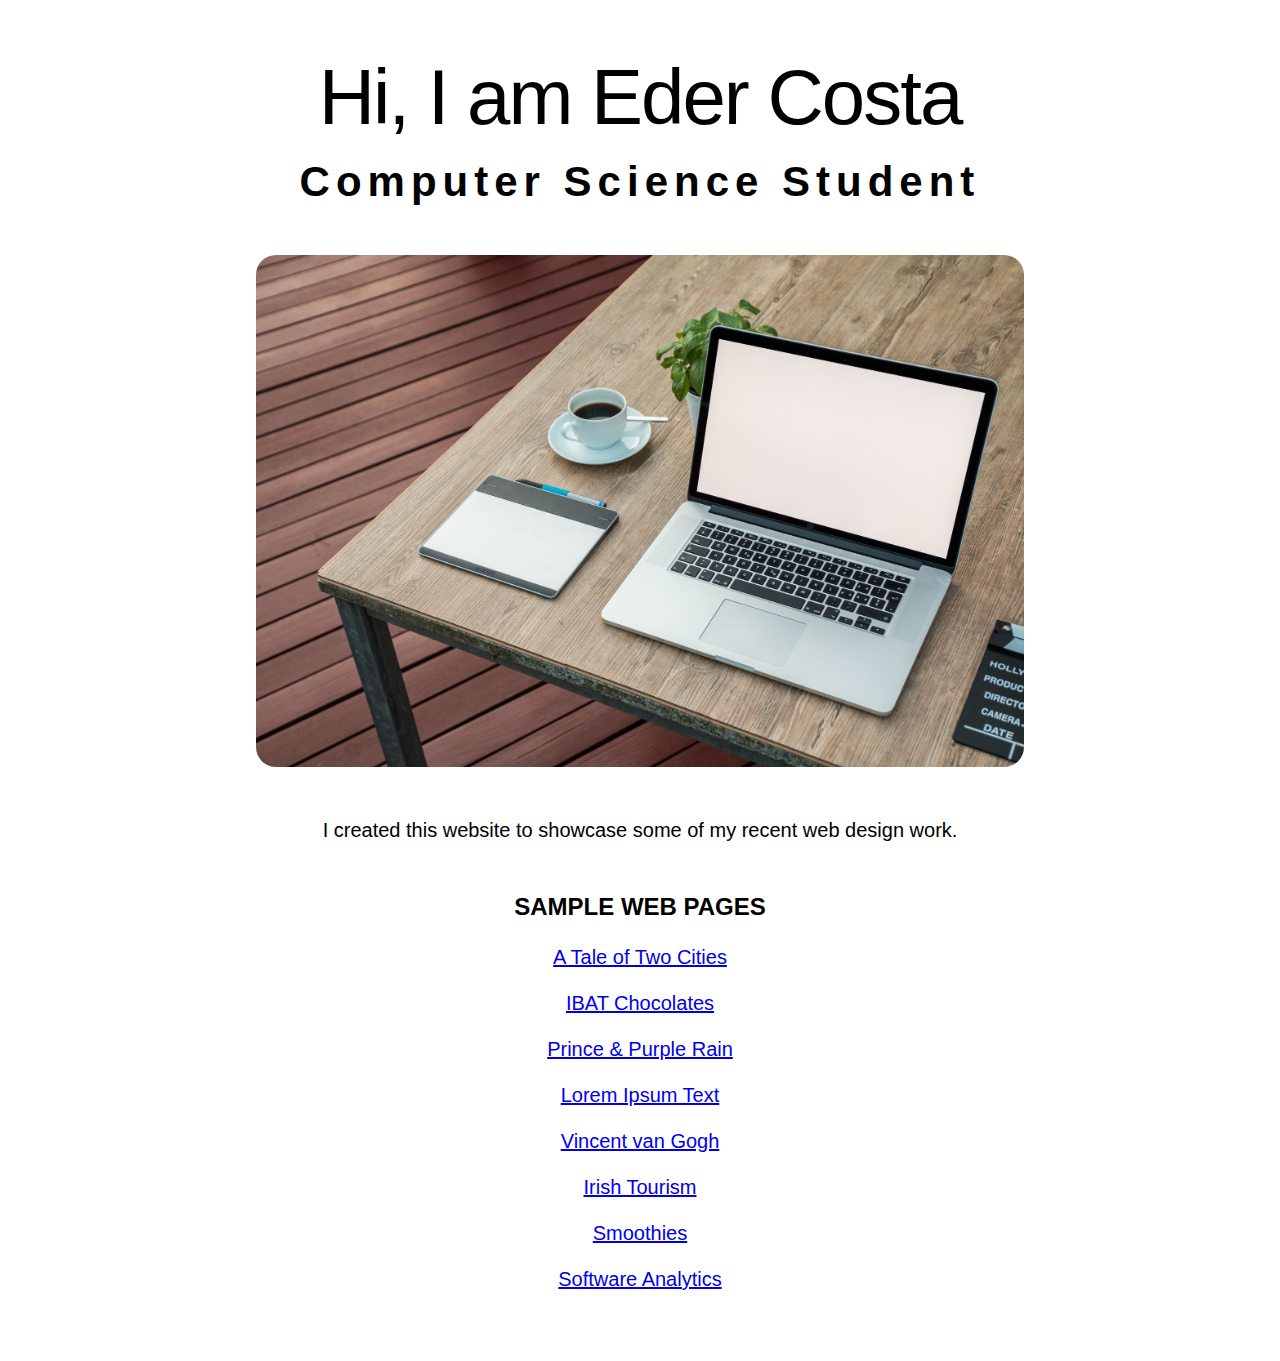
<file: index.html>
<!DOCTYPE html>
<html lang="en">
  <head>
    <meta charset="UTF-8" />
    <meta http-equiv="X-UA-Compatible" content="IE=edge" />
    <meta name="viewport" content="width=device-width, initial-scale=1.0" />
    <title>Eder Costa | Computer Science Student</title>
    <meta
      name="description"
      content="Welcome to my website that showcases some of my digital creations."
    />
    <link rel="stylesheet" href="./assets/css/global.css" />

    <!-- Begin Inspectlet Asynchronous Code -->
    <script type="text/javascript">
      (function () {
        window.__insp = window.__insp || [];
        __insp.push(['wid', 737369736]);
        var ldinsp = function () {
          if (typeof window.__inspld != 'undefined') return;
          window.__inspld = 1;
          var insp = document.createElement('script');
          insp.type = 'text/javascript';
          insp.async = true;
          insp.id = 'inspsync';
          insp.src =
            ('https:' == document.location.protocol ? 'https' : 'http') +
            '://cdn.inspectlet.com/inspectlet.js?wid=737369736&r=' +
            Math.floor(new Date().getTime() / 3600000);
          var x = document.getElementsByTagName('script')[0];
          x.parentNode.insertBefore(insp, x);
        };
        setTimeout(ldinsp, 0);
      })();
    </script>
    <!-- End Inspectlet Asynchronous Code -->

    <!-- Global site tag (gtag.js) - Google Analytics -->
    <script async src="https://www.googletagmanager.com/gtag/js?id=G-BJW49S8NS7"></script>
    <script>
      window.dataLayer = window.dataLayer || [];
      function gtag() {
        dataLayer.push(arguments);
      }
      gtag('js', new Date());

      gtag('config', 'G-BJW49S8NS7');
    </script>
  </head>
  <body>
    <h1>Hi, I am Eder Costa</h1>
    <h2>Computer Science Student</h2>

    <img src="./assets/img/home_page_img.jpeg" alt="Home Page" />

    <p>I created this website to showcase some of my recent web design work.</p>

    <h3>Sample Web Pages</h3>

    <p><a href="exercises/page-1.html">A Tale of Two Cities</a></p>
    <p><a href="exercises/page-2.html">IBAT Chocolates</a></p>
    <p><a href="exercises/page-3.html">Prince & Purple Rain</a></p>
    <p><a href="exercises/page-4.html">Lorem Ipsum Text</a></p>
    <p><a href="exercises/page-5.html">Vincent van Gogh</a></p>
    <p><a href="exercises/page-6.html">Irish Tourism</a></p>
    <p><a href="exercises/page-7.html">Smoothies</a></p>
    <p><a href="exercises/page-8.html">Software Analytics</a></p>
  </body>
</html>
</file>
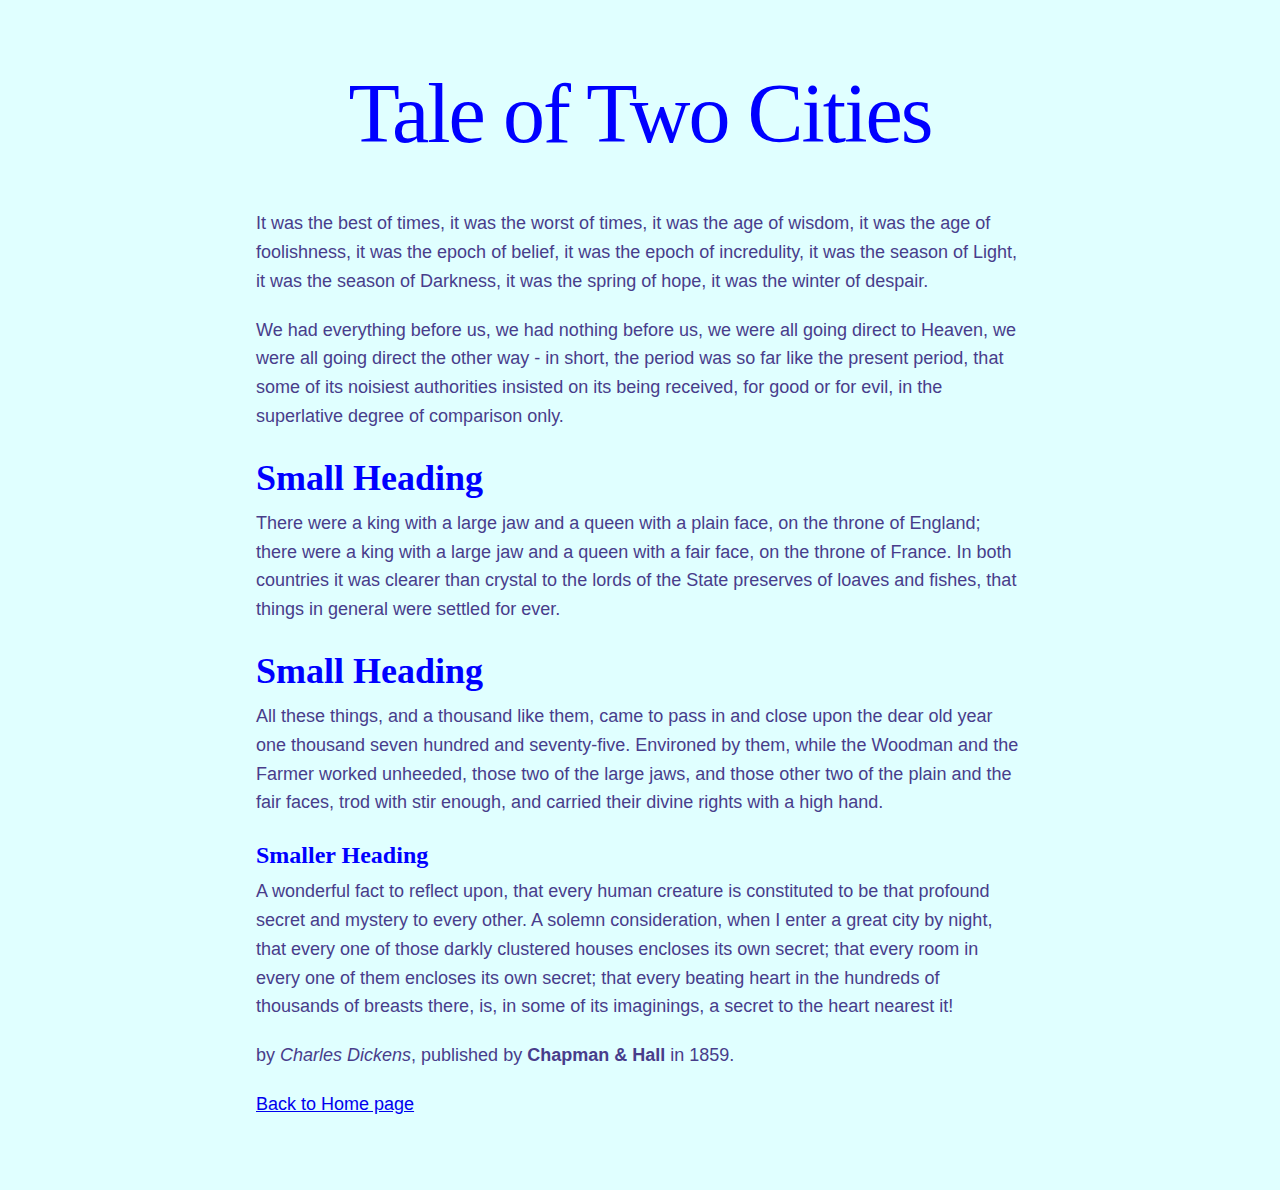
<file: exercises/page-1.html>
<!DOCTYPE html>
<html lang="en">
  <head>
    <meta charset="UTF-8" />
    <meta http-equiv="X-UA-Compatible" content="IE=edge" />
    <meta name="viewport" content="width=device-width, initial-scale=1.0" />
    <title>A Tale of Two Cities</title>
    <meta
      name="description"
      content="A basic web page containing some text from A Tale of Two Cities, a novel published in 1859 by English author Charles Dickens."
    />
    <link rel="stylesheet" href="./assets/css/style-1.css" />
  </head>
  <body>
    <h1>Tale of Two Cities</h1>
    <p>
      It was the best of times, it was the worst of times, it was the age of wisdom, it was the age
      of foolishness, it was the epoch of belief, it was the epoch of incredulity, it was the season
      of Light, it was the season of Darkness, it was the spring of hope, it was the winter of
      despair.
    </p>
    <p>
      We had everything before us, we had nothing before us, we were all going direct to Heaven, we
      were all going direct the other way - in short, the period was so far like the present period,
      that some of its noisiest authorities insisted on its being received, for good or for evil, in
      the superlative degree of comparison only.
    </p>
    <h2>Small Heading</h2>
    <p>
      There were a king with a large jaw and a queen with a plain face, on the throne of England;
      there were a king with a large jaw and a queen with a fair face, on the throne of France. In
      both countries it was clearer than crystal to the lords of the State preserves of loaves and
      fishes, that things in general were settled for ever.
    </p>
    <h2>Small Heading</h2>
    <p>
      All these things, and a thousand like them, came to pass in and close upon the dear old year
      one thousand seven hundred and seventy-five. Environed by them, while the Woodman and the
      Farmer worked unheeded, those two of the large jaws, and those other two of the plain and the
      fair faces, trod with stir enough, and carried their divine rights with a high hand.
    </p>
    <h3>Smaller Heading</h3>
    <p>
      A wonderful fact to reflect upon, that every human creature is constituted to be that profound
      secret and mystery to every other. A solemn consideration, when I enter a great city by night,
      that every one of those darkly clustered houses encloses its own secret; that every room in
      every one of them encloses its own secret; that every beating heart in the hundreds of
      thousands of breasts there, is, in some of its imaginings, a secret to the heart nearest it!
    </p>
    <p>by <i>Charles Dickens</i>, published by <b>Chapman & Hall</b> in 1859.</p>
    <p><a href="../index.html">Back to Home page</a></p>
  </body>
</html>
</file>
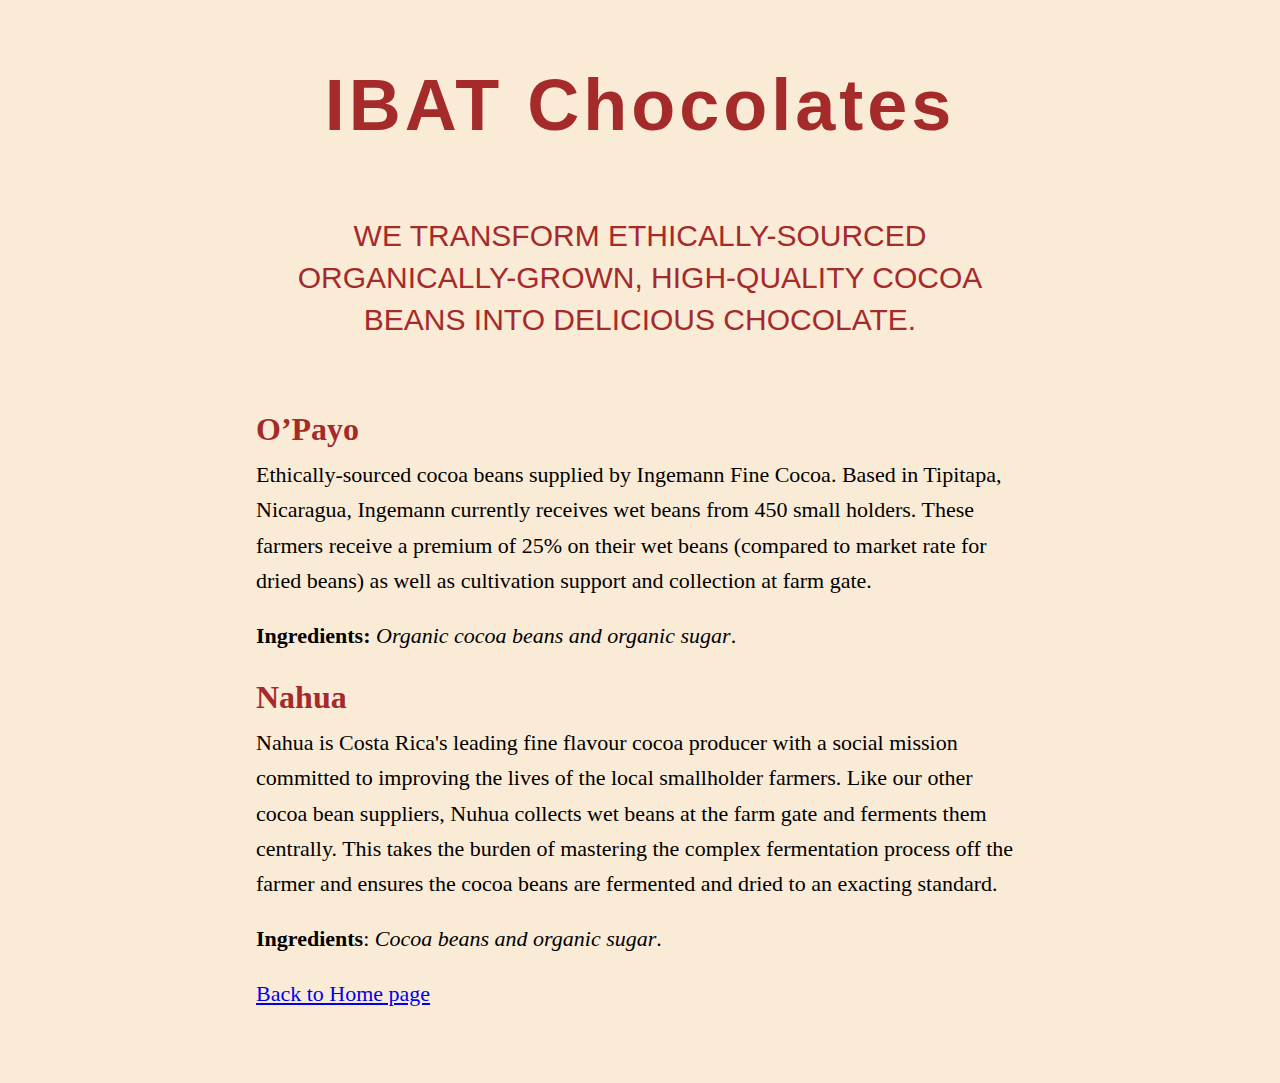
<file: exercises/page-2.html>
<!DOCTYPE html>
<html lang="en">
  <head>
    <meta charset="UTF-8" />
    <meta http-equiv="X-UA-Compatible" content="IE=edge" />
    <meta name="viewport" content="width=device-width, initial-scale=1.0" />
    <title>IBAT Chocolates</title>
    <meta
      name="description"
      content="We transform ethically-sourced organically-grown, high-quality cocoa beans into delicious chocolate."
    />
    <link rel="stylesheet" href="./assets/css/style-2.css" />
  </head>
  <body>
    <h1>IBAT Chocolates</h1>
    <h2>
      We transform ethically-sourced organically-grown, high-quality cocoa beans into delicious
      chocolate.
    </h2>
    <h3>O’Payo</h3>
    <p>
      Ethically-sourced cocoa beans supplied by Ingemann Fine Cocoa. Based in Tipitapa, Nicaragua,
      Ingemann currently receives wet beans from 450 small holders. These farmers receive a premium
      of 25% on their wet beans (compared to market rate for dried beans) as well as cultivation
      support and collection at farm gate.
    </p>
    <p><b>Ingredients:</b> <i>Organic cocoa beans and organic sugar</i>.</p>
    <h3>Nahua</h3>
    <p>
      Nahua is Costa Rica's leading fine flavour cocoa producer with a social mission committed to
      improving the lives of the local smallholder farmers. Like our other cocoa bean suppliers,
      Nuhua collects wet beans at the farm gate and ferments them centrally. This takes the burden
      of mastering the complex fermentation process off the farmer and ensures the cocoa beans are
      fermented and dried to an exacting standard.
    </p>
    <p><b>Ingredients</b>: <i>Cocoa beans and organic sugar</i>.</p>
    <p><a href="../index.html">Back to Home page</a></p>
  </body>
</html>
</file>
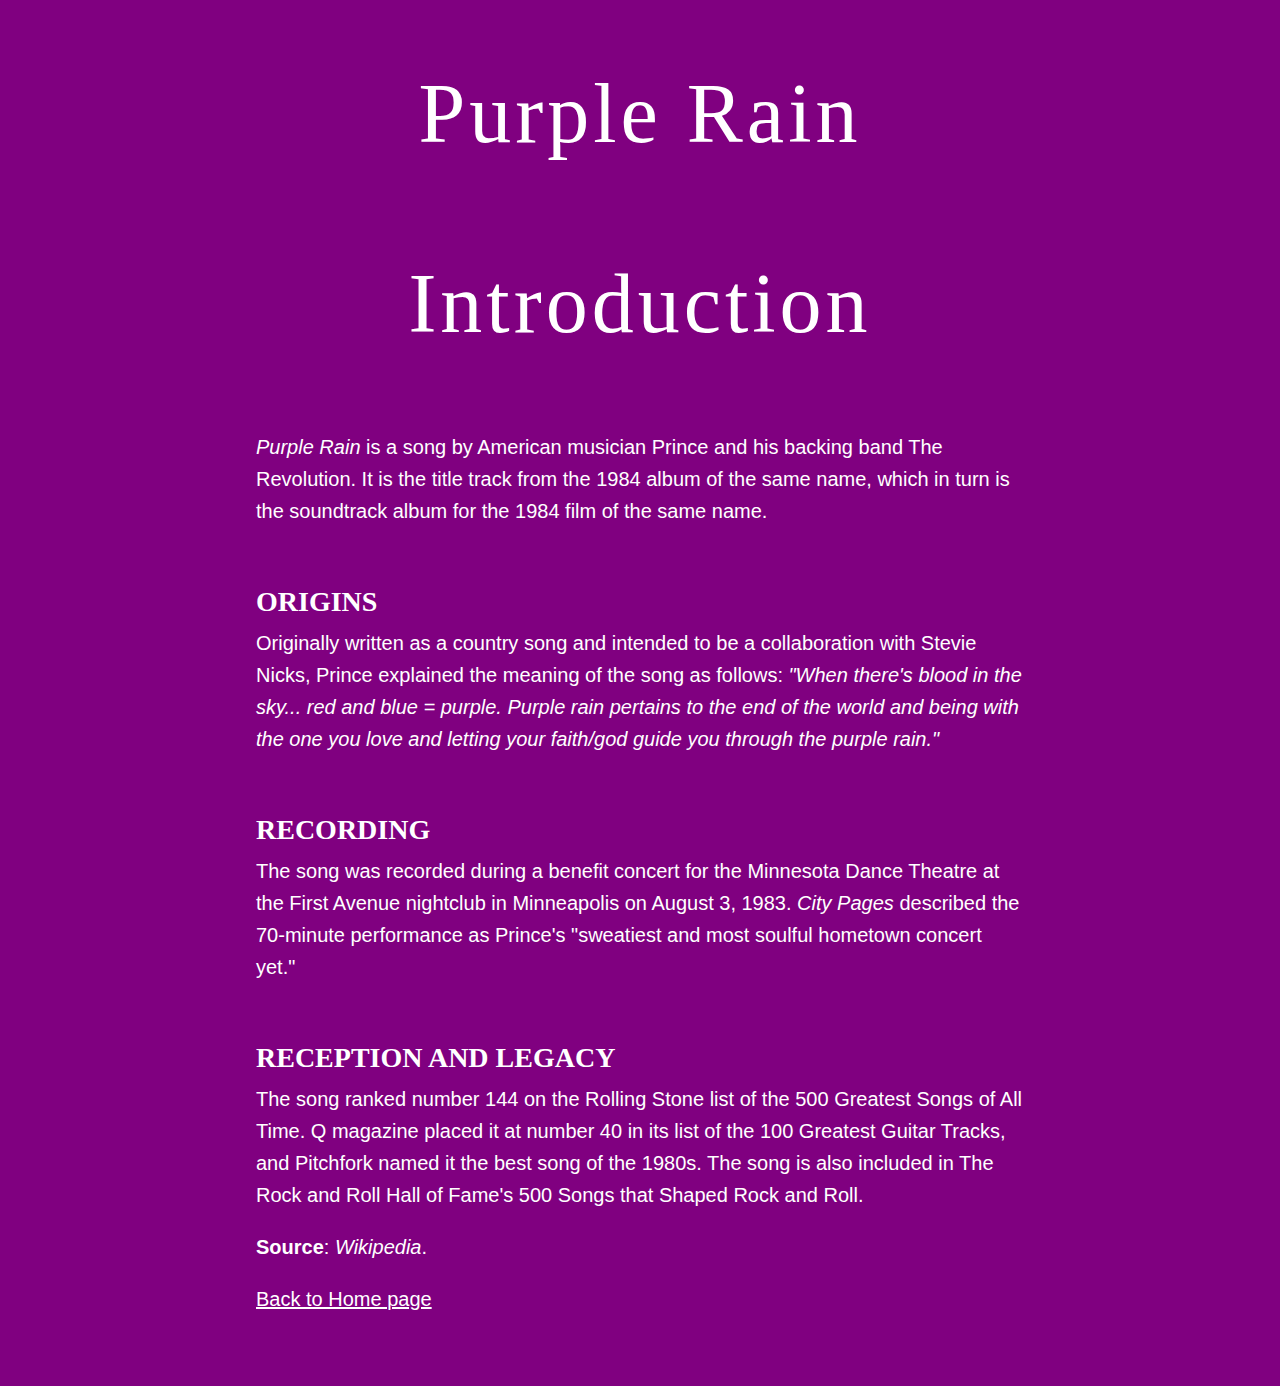
<file: exercises/page-3.html>
<!DOCTYPE html>
<html lang="en">
  <head>
    <meta charset="UTF-8" />

    <!-- Hiding a web page from search engines -->
    <meta name="robots" content="noindex" />

    <meta http-equiv="X-UA-Compatible" content="IE=edge" />
    <meta name="viewport" content="width=device-width, initial-scale=1.0" />
    <title>Purple Rain</title>
    <title>When Doves Cry</title>
    <meta
      name="description"
      content="A basic web page containing some text from Wikipedia about the 1983-recorded song Purple Rain by Prince"
    />
    <link rel="stylesheet" href="./assets/css/style-3.css" />
  </head>
  <body>
    <h1>Purple Rain</h1>

    <h1>Introduction</h1>
    <p>
      <i>Purple Rain</i> is a song by American musician Prince and his backing band The Revolution.
      It is the title track from the 1984 album of the same name, which in turn is the soundtrack
      album for the 1984 film of the same name.
    </p>

    <h2>Origins</h2>
    <p>
      Originally written as a country song and intended to be a collaboration with Stevie Nicks,
      Prince explained the meaning of the song as follows:
      <i
        >"When there's blood in the sky... red and blue = purple. Purple rain pertains to the end of
        the world and being with the one you love and letting your faith/god guide you through the
        purple rain."</i
      >
    </p>

    <h2>Recording</h2>
    <p>
      The song was recorded during a benefit concert for the Minnesota Dance Theatre at the First
      Avenue nightclub in Minneapolis on August 3, 1983. <i>City Pages</i> described the 70-minute
      performance as Prince's "sweatiest and most soulful hometown concert yet."
    </p>

    <h2>Reception and legacy</h2>
    <p>
      The song ranked number 144 on the Rolling Stone list of the 500 Greatest Songs of All Time. Q
      magazine placed it at number 40 in its list of the 100 Greatest Guitar Tracks, and Pitchfork
      named it the best song of the 1980s. The song is also included in The Rock and Roll Hall of
      Fame's 500 Songs that Shaped Rock and Roll.
    </p>

    <p><b>Source</b>: <i>Wikipedia</i>.</p>
    <p><a href="../index.html">Back to Home page</a></p>
  </body>
</html>
</file>
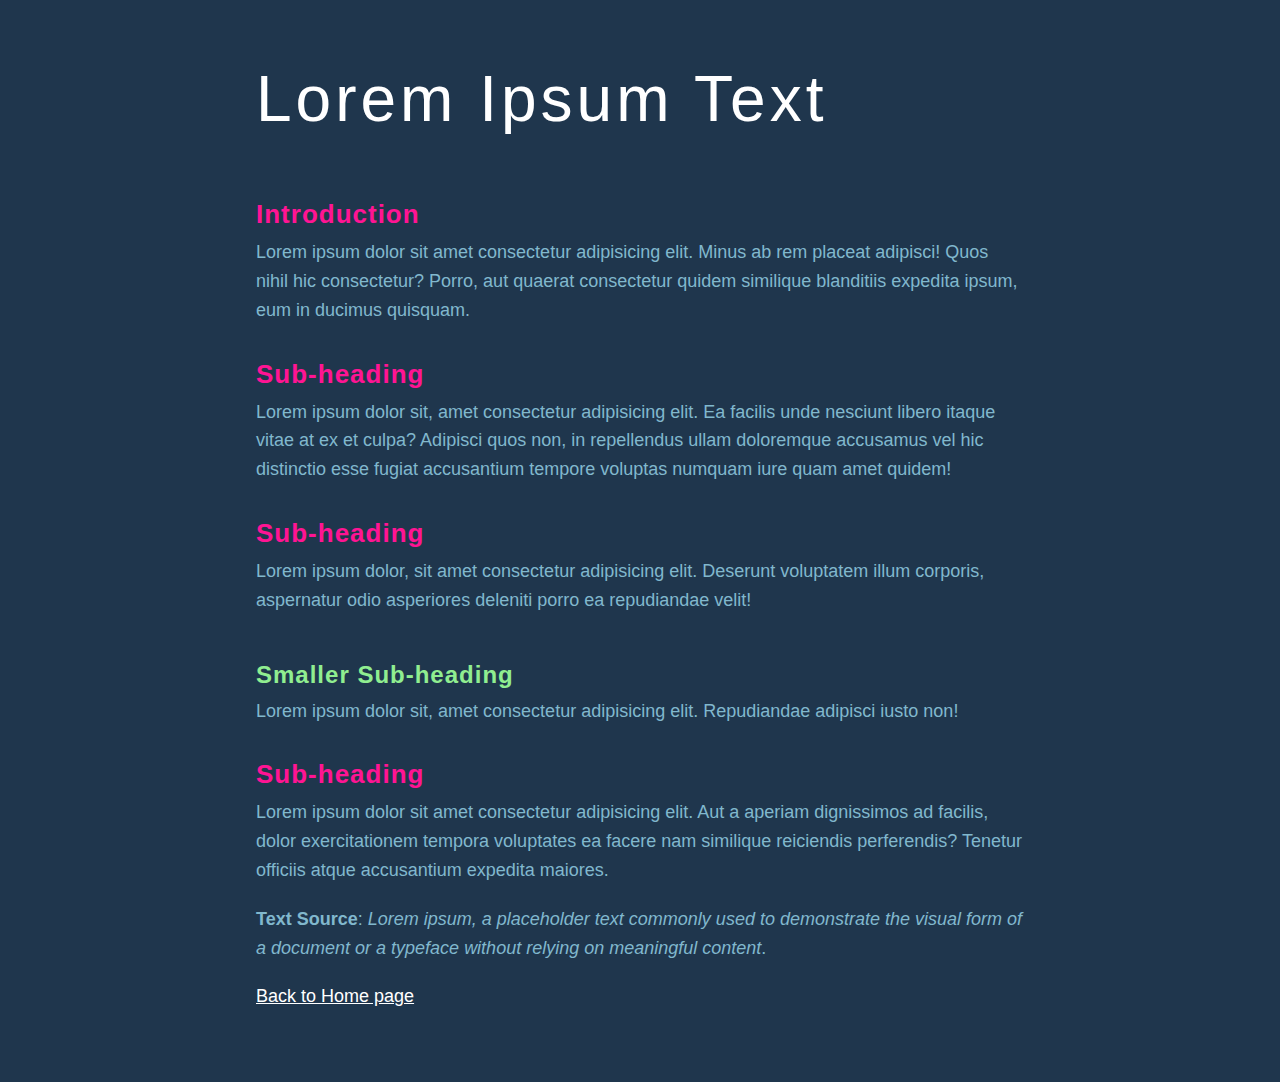
<file: exercises/page-4.html>
<!DOCTYPE html>
<html lang="en">
  <head>
    <meta charset="UTF-8" />
    <meta http-equiv="X-UA-Compatible" content="IE=edge" />
    <meta name="viewport" content="width=device-width, initial-scale=1.0" />
    <title>Document</title>
    <link rel="stylesheet" href="./assets/css/style-4.css" />
  </head>
  <body>
    <h1>Lorem Ipsum Text</h1>

    <h2>Introduction</h2>
    <p>
      Lorem ipsum dolor sit amet consectetur adipisicing elit. Minus ab rem placeat adipisci! Quos
      nihil hic consectetur? Porro, aut quaerat consectetur quidem similique blanditiis expedita
      ipsum, eum in ducimus quisquam.
    </p>
    <h2>Sub-heading</h2>
    <p>
      Lorem ipsum dolor sit, amet consectetur adipisicing elit. Ea facilis unde nesciunt libero
      itaque vitae at ex et culpa? Adipisci quos non, in repellendus ullam doloremque accusamus vel
      hic distinctio esse fugiat accusantium tempore voluptas numquam iure quam amet quidem!
    </p>
    <h2>Sub-heading</h2>
    <p>
      Lorem ipsum dolor, sit amet consectetur adipisicing elit. Deserunt voluptatem illum corporis,
      aspernatur odio asperiores deleniti porro ea repudiandae velit!
    </p>
    <h3>Smaller Sub-heading</h3>
    <p>Lorem ipsum dolor sit, amet consectetur adipisicing elit. Repudiandae adipisci iusto non!</p>
    <h2>Sub-heading</h2>
    <p>
      Lorem ipsum dolor sit amet consectetur adipisicing elit. Aut a aperiam dignissimos ad facilis,
      dolor exercitationem tempora voluptates ea facere nam similique reiciendis perferendis?
      Tenetur officiis atque accusantium expedita maiores.
    </p>
    <p>
      <b>Text Source</b>:
      <i
        >Lorem ipsum, a placeholder text commonly used to demonstrate the visual form of a document
        or a typeface without relying on meaningful content</i
      >.
    </p>
    <p><a href="../index.html">Back to Home page</a></p>
  </body>
</html>
</file>
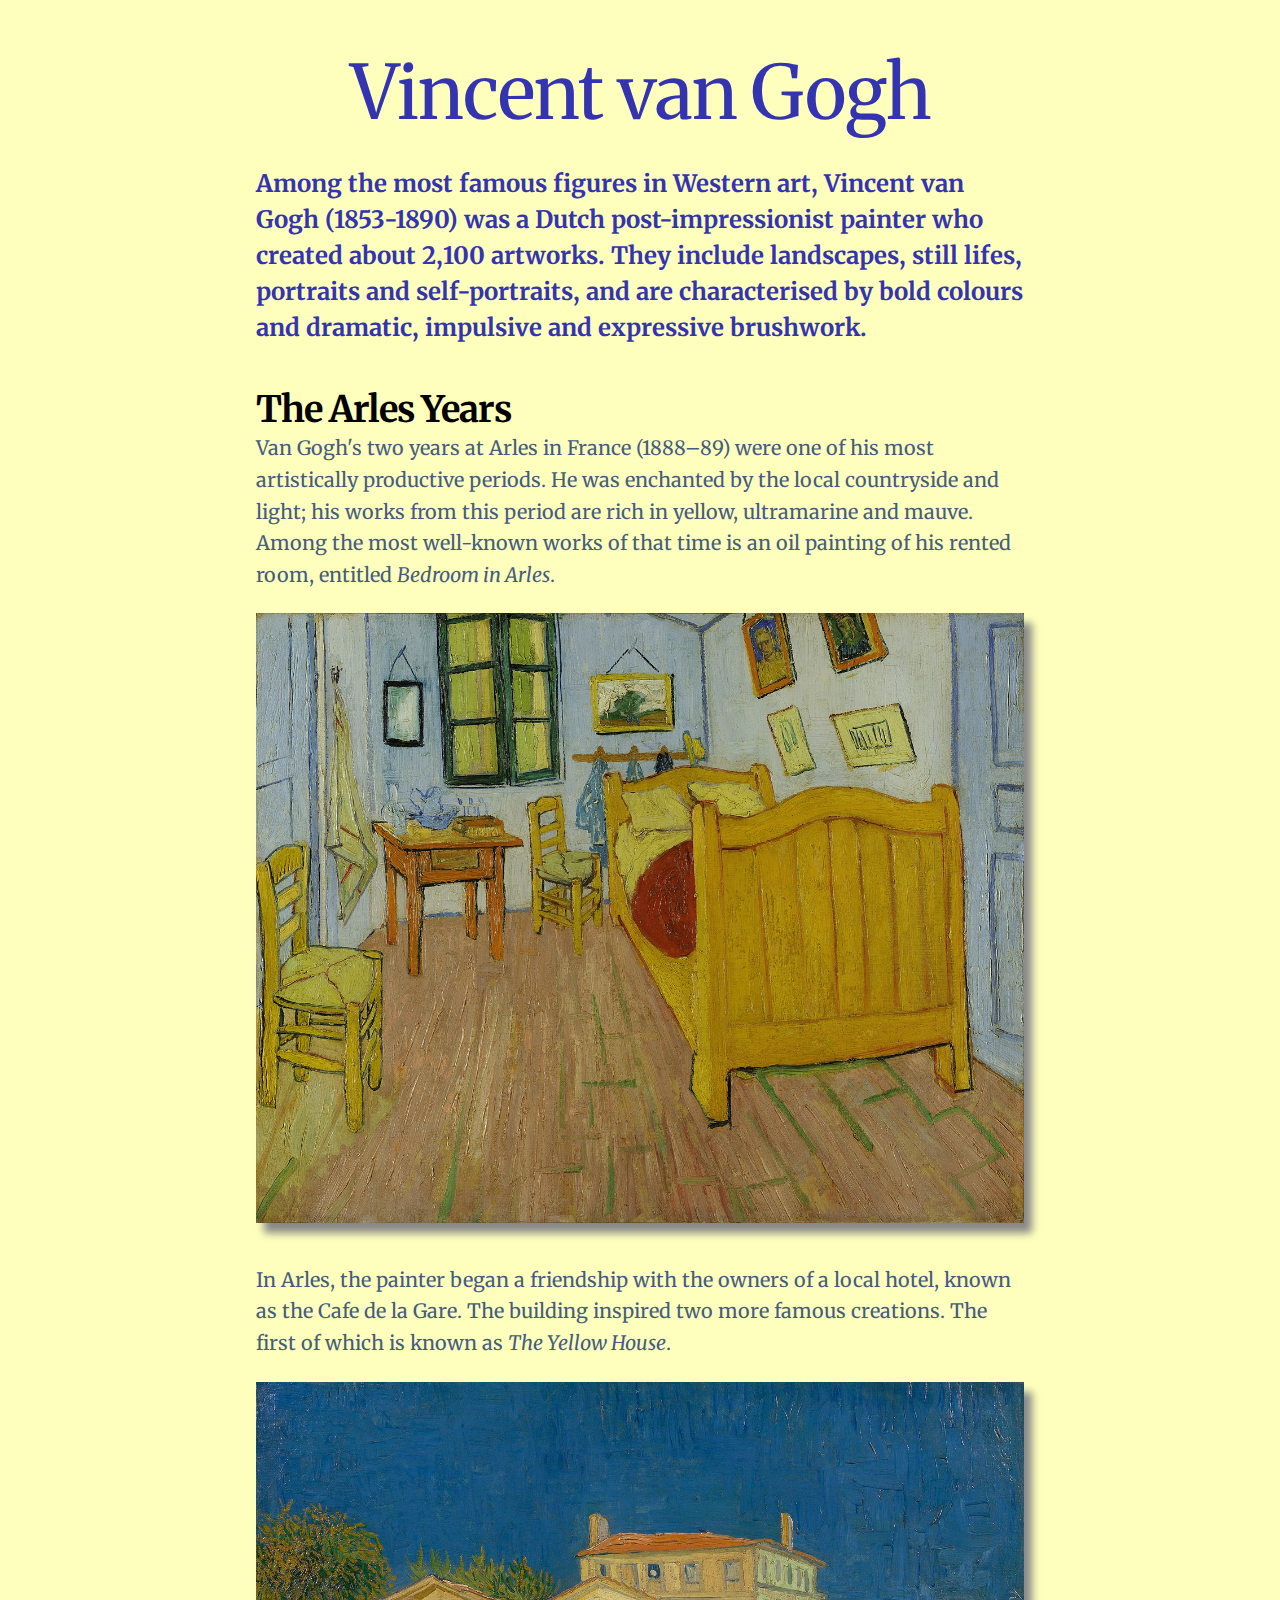
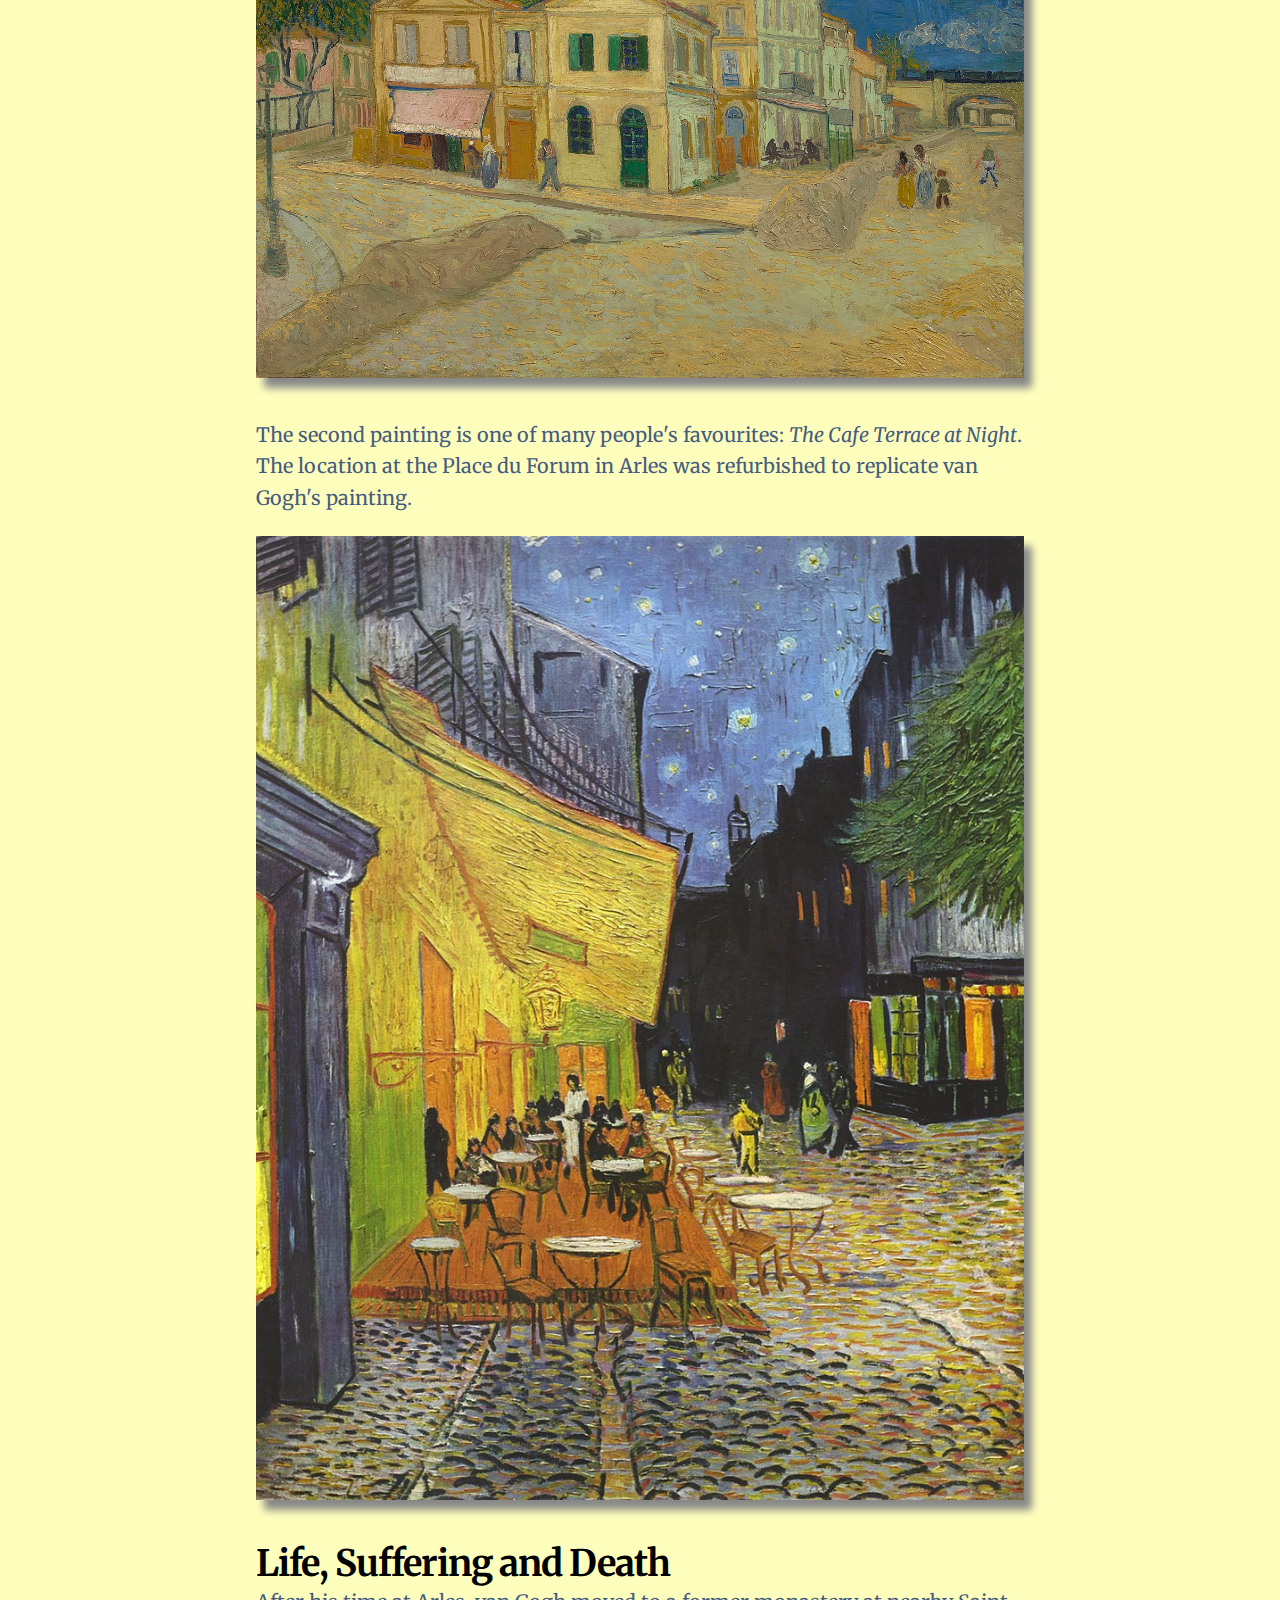
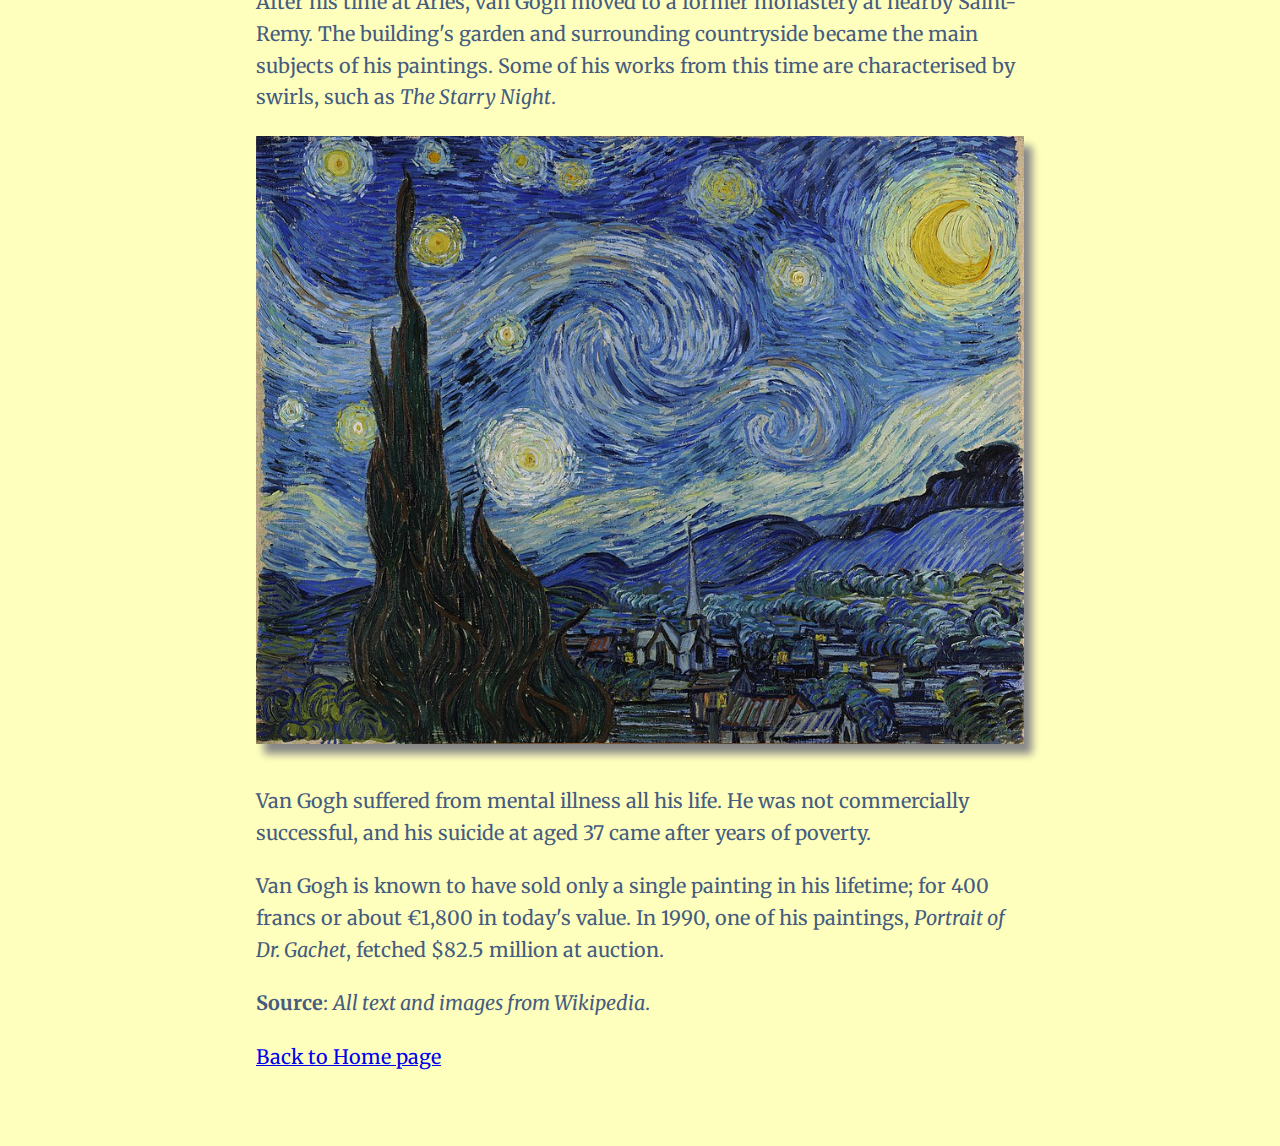
<file: exercises/page-5.html>
<!DOCTYPE html>
<html lang="en">
  <head>
    <meta charset="UTF-8" />
    <meta name="viewport" content="width=device-width, initial-scale=1.0" />

    <title>Vincent van Gogh</title>
    <meta
      name="description"
      content="The Dutch post-impressionist whose works are characterised by bold colours and dramatic, impulsive and expressive brushwork."
    />

    <link rel="stylesheet" href="./assets/css/style-5.css" />

    <!-- Google Fonts stylesheet -->
    <link rel="preconnect" href="https://fonts.gstatic.com" />
    <link
      href="https://fonts.googleapis.com/css2?family=Merriweather:ital,wght@0,400;0,700;1,400&display=swap"
      rel="stylesheet"
    />
  </head>

  <body>
    <h1>Vincent van Gogh</h1>

    <h2>
      Among the most famous figures in Western art, Vincent van Gogh (1853-1890) was a Dutch
      post-impressionist painter who created about 2,100 artworks. They include landscapes, still
      lifes, portraits and self-portraits, and are characterised by bold colours and dramatic,
      impulsive and expressive brushwork.
    </h2>

    <h3>The Arles Years</h3>
    <p>
      Van Gogh's two years at Arles in France (1888–89) were one of his most artistically productive
      periods. He was enchanted by the local countryside and light; his works from this period are
      rich in yellow, ultramarine and mauve. Among the most well-known works of that time is an oil
      painting of his rented room, entitled <i>Bedroom in Arles</i>.
    </p>

    <img src="./assets/img/bedroom-arles-van-gogh.jpg" alt="Bedroom in Arles, van Gogh" />

    <p>
      In Arles, the painter began a friendship with the owners of a local hotel, known as the Cafe
      de la Gare. The building inspired two more famous creations. The first of which is known as
      <i>The Yellow House</i>.
    </p>

    <img src="assets/img/yellow-house-van-gogh.jpg" alt="The Yellow House, van Gogh" />

    <p>
      The second painting is one of many people's favourites: <i>The Cafe Terrace at Night</i>. The
      location at the Place du Forum in Arles was refurbished to replicate van Gogh's painting.
    </p>

    <img
      src="assets/img/cafe-terrace-at-night-van-gogh.jpg"
      alt="The Cafe Terrace at Night, van Gogh"
    />

    <h3>Life, Suffering and Death</h3>

    <p>
      After his time at Arles, van Gogh moved to a former monastery at nearby Saint-Remy. The
      building's garden and surrounding countryside became the main subjects of his paintings. Some
      of his works from this time are characterised by swirls, such as <i>The Starry Night</i>.
    </p>

    <img src="assets/img/starry-night-van-gogh.jpg" alt="Starry Night, van Gogh" />

    <p>
      Van Gogh suffered from mental illness all his life. He was not commercially successful, and
      his suicide at aged 37 came after years of poverty.
    </p>

    <p>
      Van Gogh is known to have sold only a single painting in his lifetime; for 400 francs or about
      €1,800 in today's value. In 1990, one of his paintings, <i>Portrait of Dr. Gachet</i>, fetched
      $82.5 million at auction.
    </p>

    <p><b>Source</b>: <i>All text and images from Wikipedia</i>.</p>

    <p><a href="../index.html">Back to Home page</a></p>
  </body>
</html>
</file>
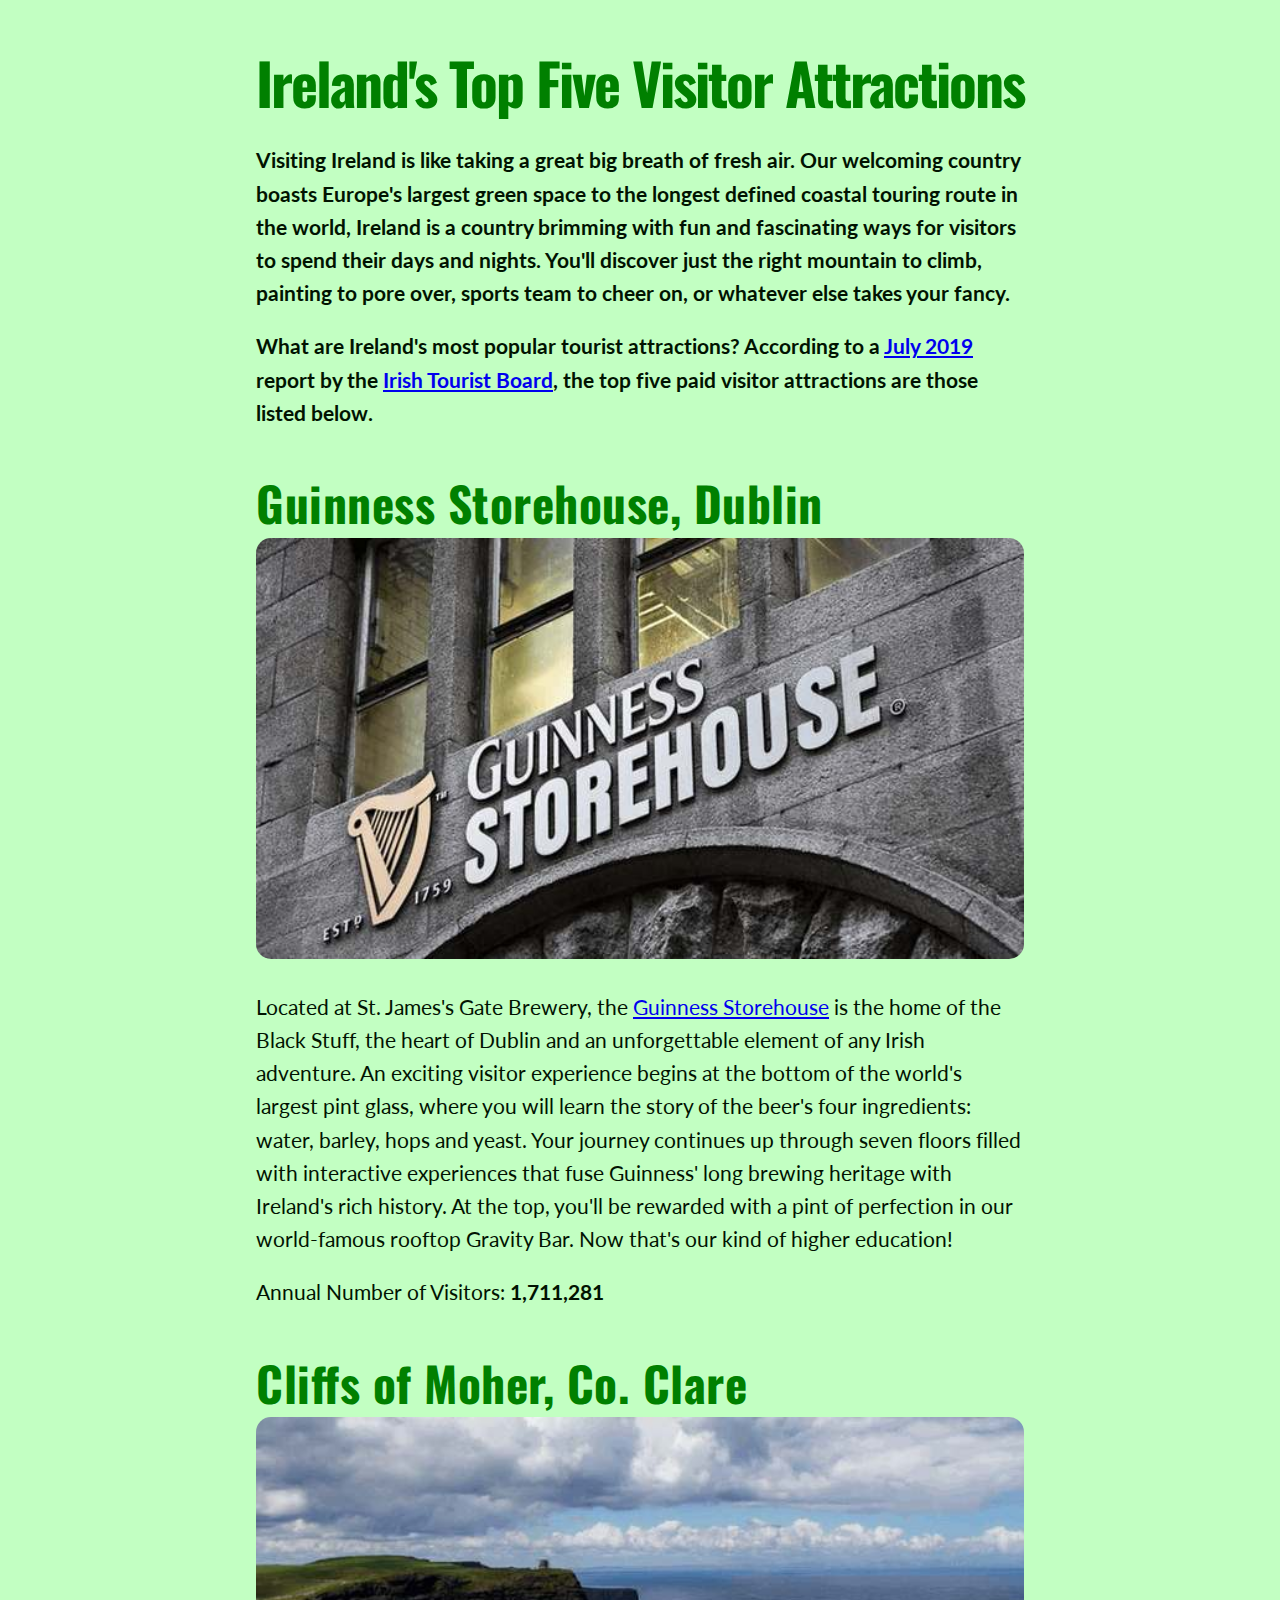
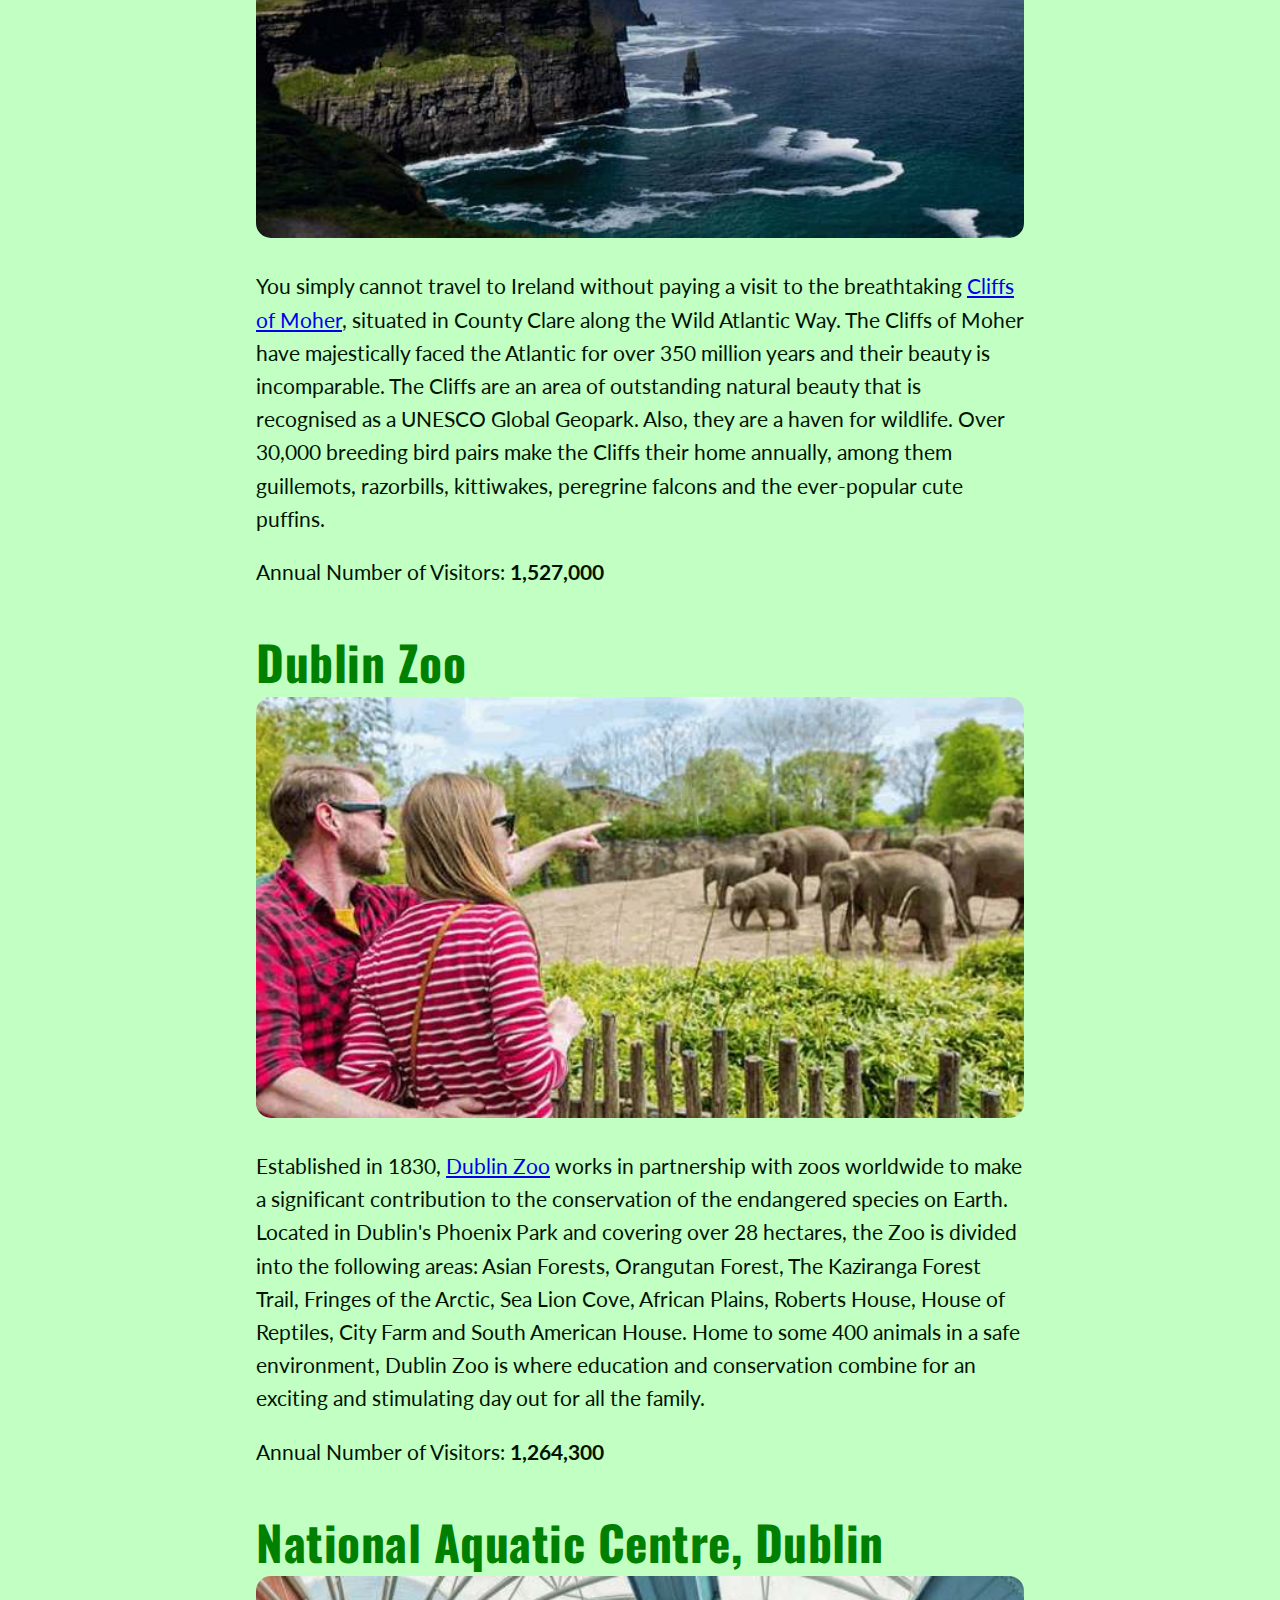
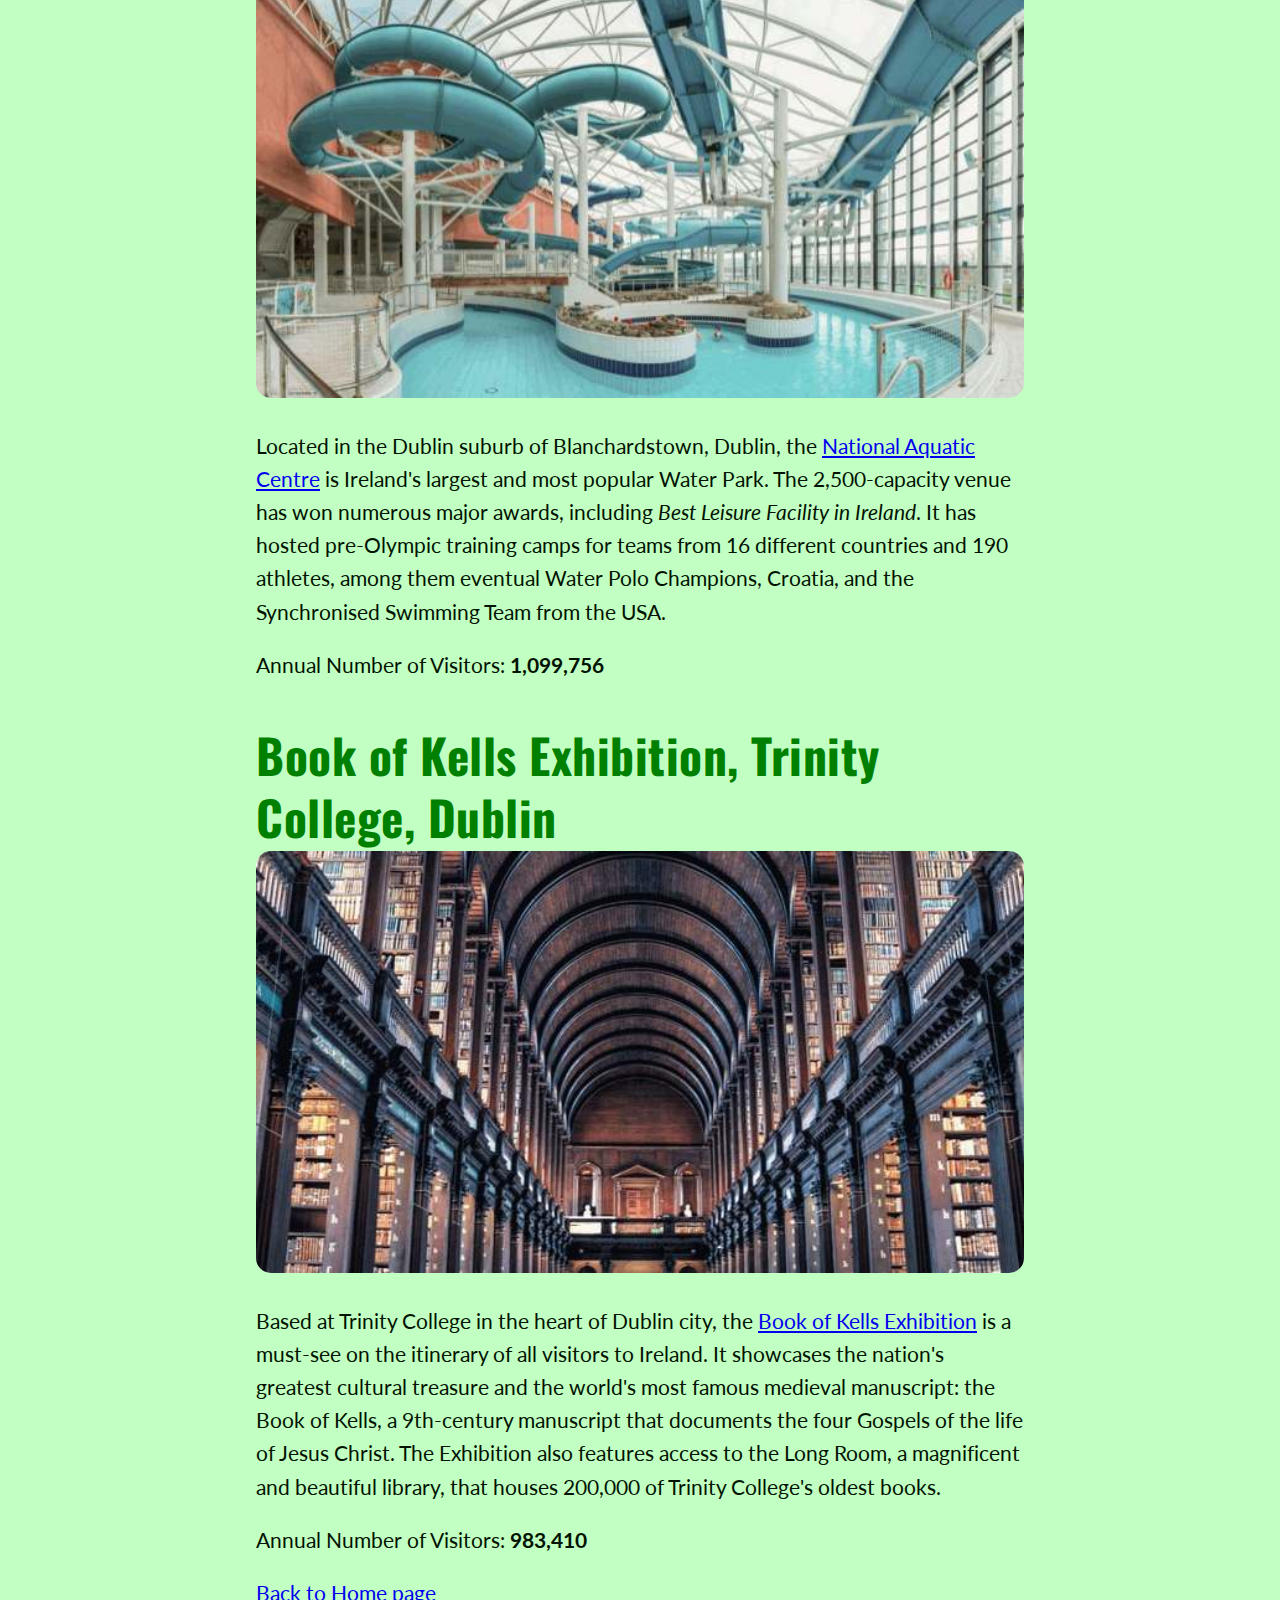
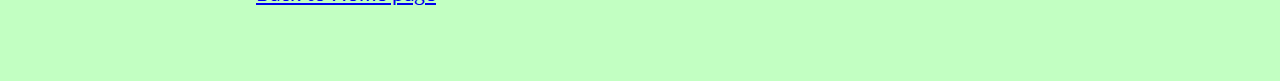
<file: exercises/page-6.html>
<!DOCTYPE html>
<html lang="en">
  <head>
    <meta charset="utf-8" />
    <meta name="viewport" content="width=device-width, initial-scale=1.0" />
    <meta http-equiv="X-UA-Compatible" content="IE=edge" />

    <title>Ireland's Top Five Visitor Attractions</title>
    <meta
      name="description"
      content="The country's most popular atractions for visitors, according to the Irish Tourist Board."
    />

    <link rel="stylesheet" href="./assets/css/style-6.css" />

    <!-- Google Fonts -->
    <link rel="preconnect" href="https://fonts.googleapis.com" />
    <link rel="preconnect" href="https://fonts.gstatic.com" crossorigin />
    <link
      href="https://fonts.googleapis.com/css2?family=Lato:ital,wght@0,400;0,700;1,400;1,700&family=Neucha&family=Oswald:wght@700&display=swap"
      rel="stylesheet"
    />
  </head>

  <body>
    <h1>Ireland's Top Five Visitor Attractions</h1>

    <p>
      <b
        >Visiting Ireland is like taking a great big breath of fresh air. Our welcoming country
        boasts Europe's largest green space to the longest defined coastal touring route in the
        world, Ireland is a country brimming with fun and fascinating ways for visitors to spend
        their days and nights. You'll discover just the right mountain to climb, painting to pore
        over, sports team to cheer on, or whatever else takes your fancy.</b
      >
    </p>

    <p>
      <b
        >What are Ireland's most popular tourist attractions? According to a
        <a href="http://www.failteireland.ie/Research-and-insights.aspx">July 2019</a> report by the
        <a href="https://www.discoverireland.ie/">Irish Tourist Board</a>, the top five paid visitor
        attractions are those listed below.</b
      >
    </p>

    <h2>Guinness Storehouse, Dublin</h2>

    <img src="assets/img/guinness-storehouse.jpg" alt="Guinness Storehouse" />

    <p>
      Located at St. James's Gate Brewery, the
      <a href="https://www.guinness-storehouse.com/en" target="_blank">Guinness Storehouse</a> is
      the home of the Black Stuff, the heart of Dublin and an unforgettable element of any Irish
      adventure. An exciting visitor experience begins at the bottom of the world's largest pint
      glass, where you will learn the story of the beer's four ingredients: water, barley, hops and
      yeast. Your journey continues up through seven floors filled with interactive experiences that
      fuse Guinness' long brewing heritage with Ireland's rich history. At the top, you'll be
      rewarded with a pint of perfection in our world-famous rooftop Gravity Bar. Now that's our
      kind of higher education!
    </p>

    <p>Annual Number of Visitors: <b>1,711,281</b></p>

    <h2>Cliffs of Moher, Co. Clare</h2>

    <img src="./assets/img/cliffs-of-moher.jpg" alt="Cliffs of Moher" />

    <p>
      You simply cannot travel to Ireland without paying a visit to the breathtaking
      <a href="https://www.cliffsofmoher.ie" target="_blank">Cliffs of Moher</a>, situated in County
      Clare along the Wild Atlantic Way. The Cliffs of Moher have majestically faced the Atlantic
      for over 350 million years and their beauty is incomparable. The Cliffs are an area of
      outstanding natural beauty that is recognised as a UNESCO Global Geopark. Also, they are a
      haven for wildlife. Over 30,000 breeding bird pairs make the Cliffs their home annually, among
      them guillemots, razorbills, kittiwakes, peregrine falcons and the ever-popular cute puffins.
    </p>

    <p>Annual Number of Visitors: <b>1,527,000</b></p>

    <h2>Dublin Zoo</h2>

    <img src="./assets/img/dublin-zoo.jpg" alt="Dublin Zoo" />

    <p>
      Established in 1830, <a href="https://www.dublinzoo.ie" target="_blank">Dublin Zoo</a> works
      in partnership with zoos worldwide to make a significant contribution to the conservation of
      the endangered species on Earth. Located in Dublin's Phoenix Park and covering over 28
      hectares, the Zoo is divided into the following areas: Asian Forests, Orangutan Forest, The
      Kaziranga Forest Trail, Fringes of the Arctic, Sea Lion Cove, African Plains, Roberts House,
      House of Reptiles, City Farm and South American House. Home to some 400 animals in a safe
      environment, Dublin Zoo is where education and conservation combine for an exciting and
      stimulating day out for all the family.
    </p>
    <p>Annual Number of Visitors: <b>1,264,300</b></p>

    <h2>National Aquatic Centre, Dublin</h2>

    <img src="./assets/img/national-aquatic-centre.jpg" alt="National Aquatic Centre" />

    <p>
      Located in the Dublin suburb of Blanchardstown, Dublin, the
      <a href="https://www.nationalaquaticcentre.ie" target="_blank">National Aquatic Centre</a> is
      Ireland's largest and most popular Water Park. The 2,500-capacity venue has won numerous major
      awards, including <i>Best Leisure Facility in Ireland</i>. It has hosted pre-Olympic training
      camps for teams from 16 different countries and 190 athletes, among them eventual Water Polo
      Champions, Croatia, and the Synchronised Swimming Team from the USA.
    </p>
    <p>Annual Number of Visitors: <b>1,099,756</b></p>

    <h2>Book of Kells Exhibition, Trinity College, Dublin</h2>

    <img src="./assets/img/book-of-kells.jpg" alt="Book of Kells" />

    <p>
      Based at Trinity College in the heart of Dublin city, the
      <a href="https://www.tcd.ie/visitors/book-of-kells/" target="_blank"
        >Book of Kells Exhibition</a
      >
      is a must-see on the itinerary of all visitors to Ireland. It showcases the nation's greatest
      cultural treasure and the world's most famous medieval manuscript: the Book of Kells, a
      9th-century manuscript that documents the four Gospels of the life of Jesus Christ. The
      Exhibition also features access to the Long Room, a magnificent and beautiful library, that
      houses 200,000 of Trinity College's oldest books.
    </p>
    <p>Annual Number of Visitors: <b>983,410</b></p>

    <p><a href="../index.html">Back to Home page</a></p>
  </body>
</html>
</file>
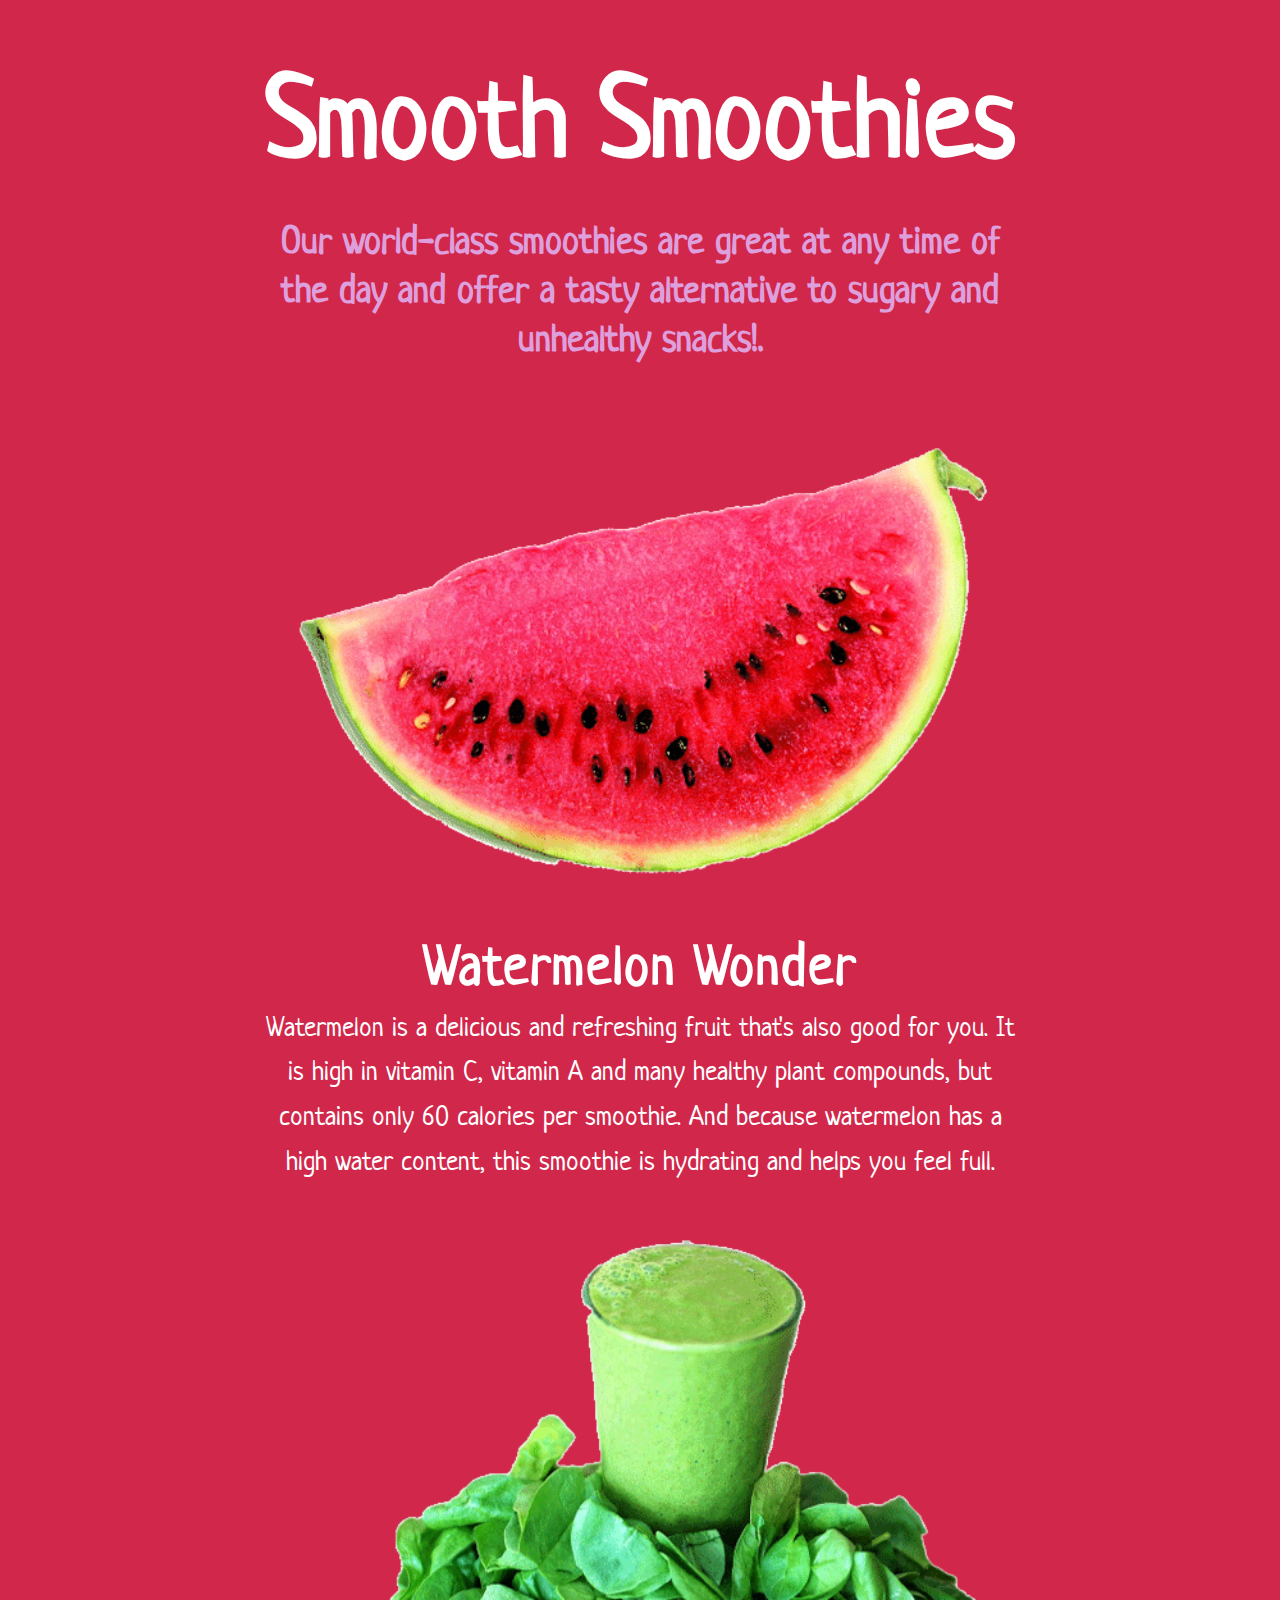
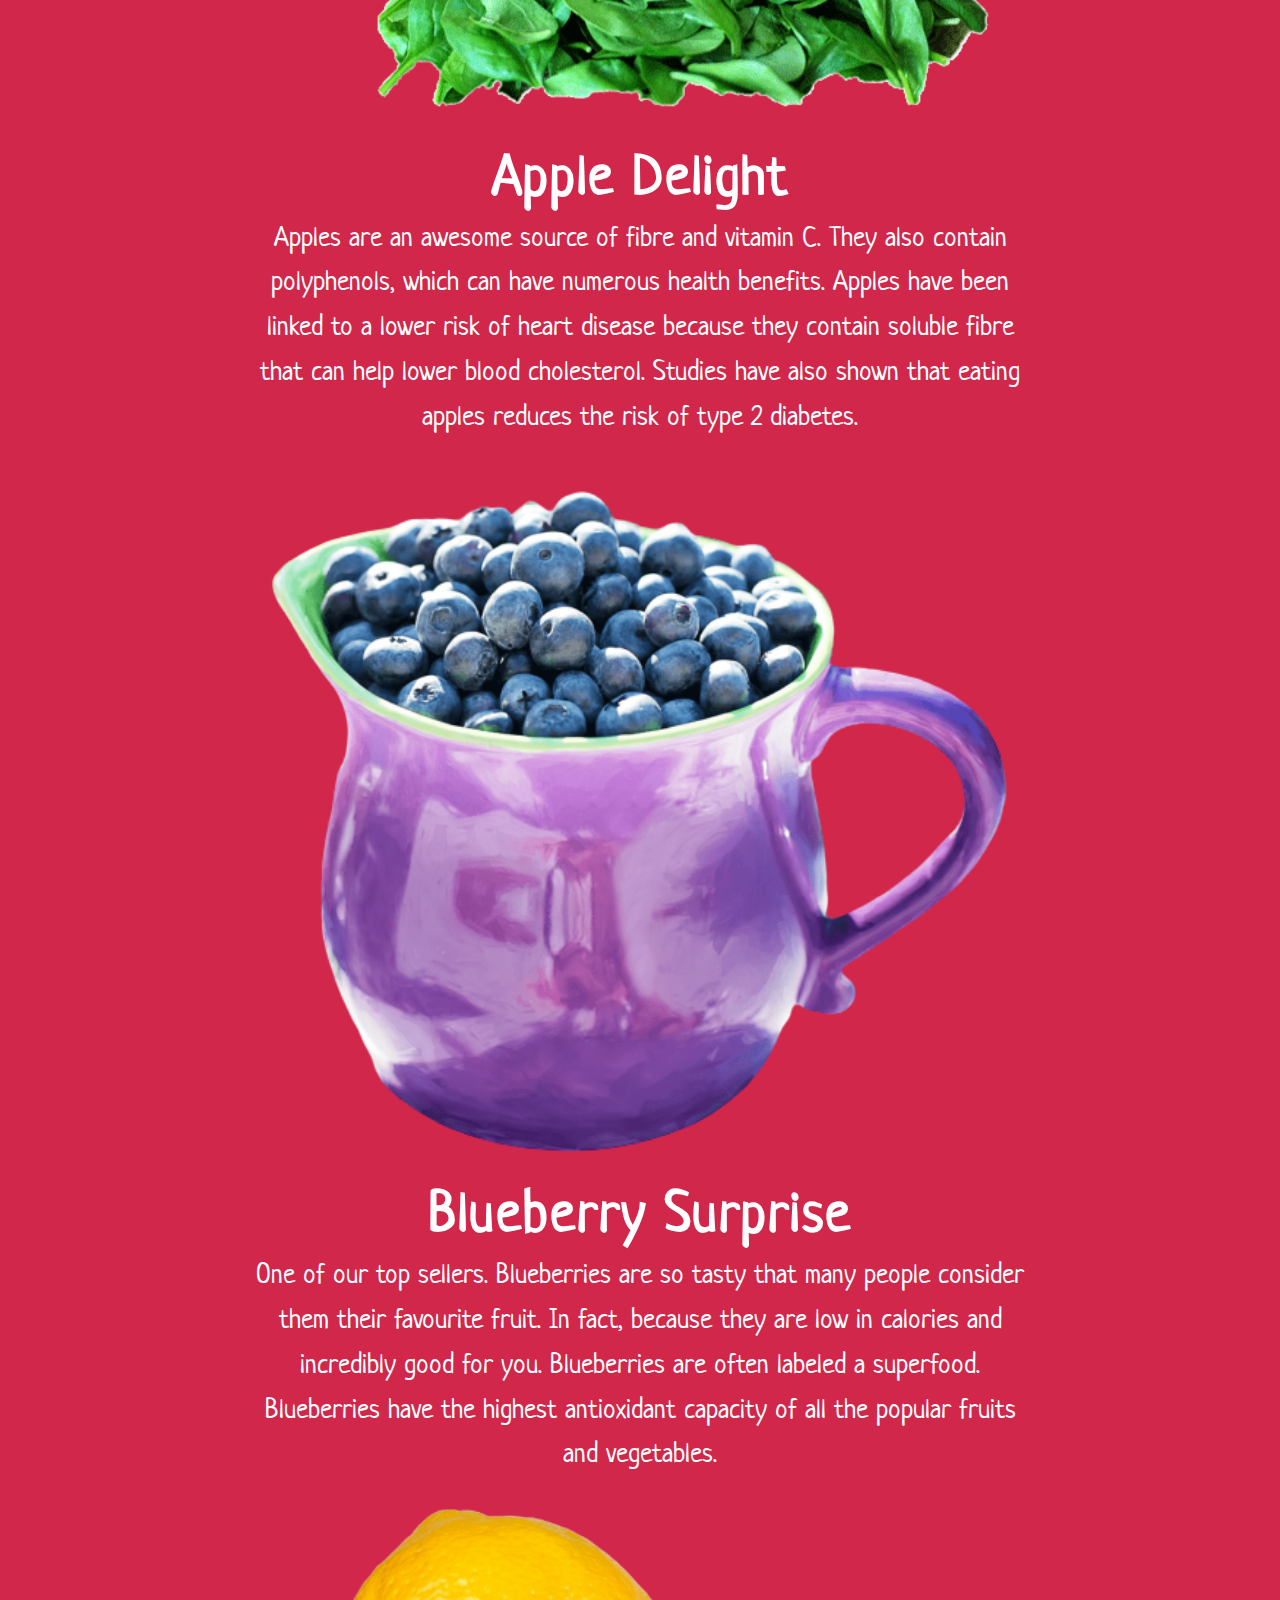
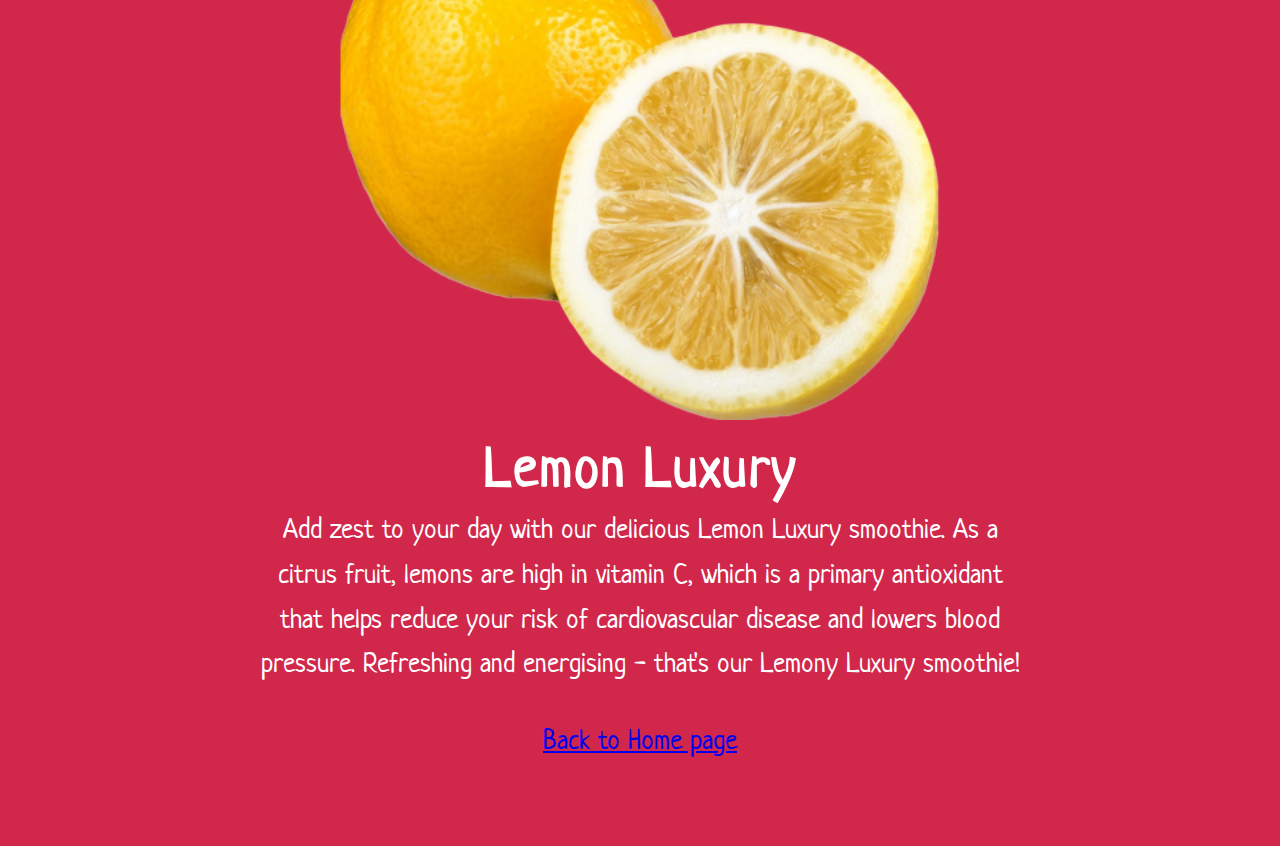
<file: exercises/page-7.html>
<!DOCTYPE html>
<html lang="en">
  <head>
    <meta charset="utf-8" />
    <meta name="viewport" content="width=device-width, initial-scale=1.0" />
    <meta http-equiv="X-UA-Compatible" content="IE=edge" />

    <title>Smooth Smoothies</title>
    <meta
      name="description"
      content="Dublin's finest smoothie store. Offering tasty alternatives to sugary and unhealthy snacks for busy, on-the-go, on-trend professionals."
    />

    <link rel="stylesheet" href="./assets/css/style-7.css" />

    <!-- Google Fonts -->
    <link rel="preconnect" href="https://fonts.googleapis.com" />
    <link rel="preconnect" href="https://fonts.gstatic.com" crossorigin />
    <link href="https://fonts.googleapis.com/css2?family=Neucha&display=swap" rel="stylesheet" />
  </head>

  <body>
    <h1>Smooth Smoothies</h1>

    <h2>
      Our world-class smoothies are great at any time of the day and offer a tasty alternative to
      sugary and unhealthy snacks!.
    </h2>

    <img src="assets/img/watermelon.png" alt="Watermelon Wonder" />

    <h3>Watermelon Wonder</h3>
    <p>
      Watermelon is a delicious and refreshing fruit that's also good for you. It is high in vitamin
      C, vitamin A and many healthy plant compounds, but contains only 60 calories per smoothie. And
      because watermelon has a high water content, this smoothie is hydrating and helps you feel
      full.
    </p>

    <img src="./assets/img/apple.png" alt="Apple Delight" />

    <h3>Apple Delight</h3>
    <p>
      Apples are an awesome source of fibre and vitamin C. They also contain polyphenols, which can
      have numerous health benefits. Apples have been linked to a lower risk of heart disease
      because they contain soluble fibre that can help lower blood cholesterol. Studies have also
      shown that eating apples reduces the risk of type 2 diabetes.
    </p>

    <img src="./assets/img/blueberry.png" alt="Blueberry Surprise" />

    <h3>Blueberry Surprise</h3>
    <p>
      One of our top sellers. Blueberries are so tasty that many people consider them their
      favourite fruit. In fact, because they are low in calories and incredibly good for you.
      Blueberries are often labeled a superfood. Blueberries have the highest antioxidant capacity
      of all the popular fruits and vegetables.
    </p>

    <img src="./assets/img/lemons-removebg-preview.png" alt="Lemon Luxury" />

    <h3>Lemon Luxury</h3>
    <p>
      Add zest to your day with our delicious Lemon Luxury smoothie. As a citrus fruit, lemons are
      high in vitamin C, which is a primary antioxidant that helps reduce your risk of
      cardiovascular disease and lowers blood pressure. Refreshing and energising - that's our
      Lemony Luxury smoothie!
    </p>

    <p><a href="../index.html">Back to Home page</a></p>
  </body>
</html>
</file>
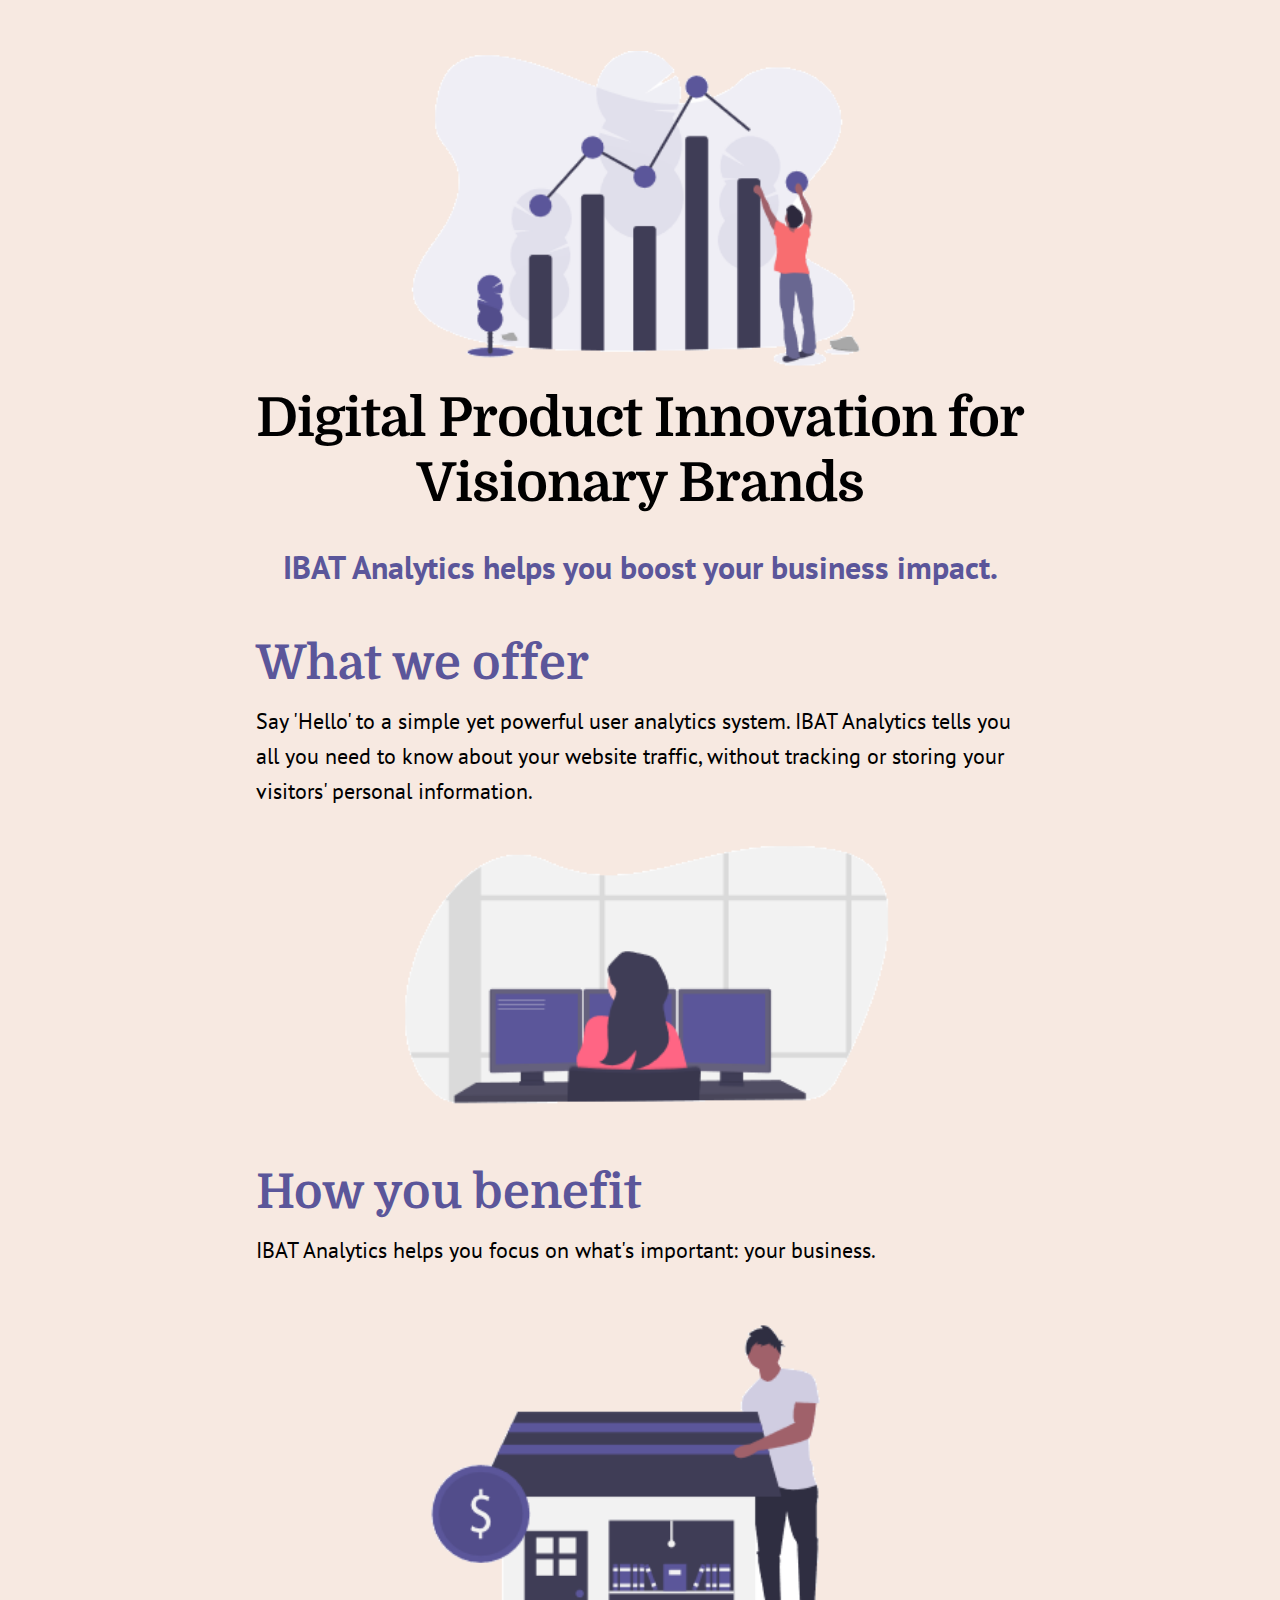
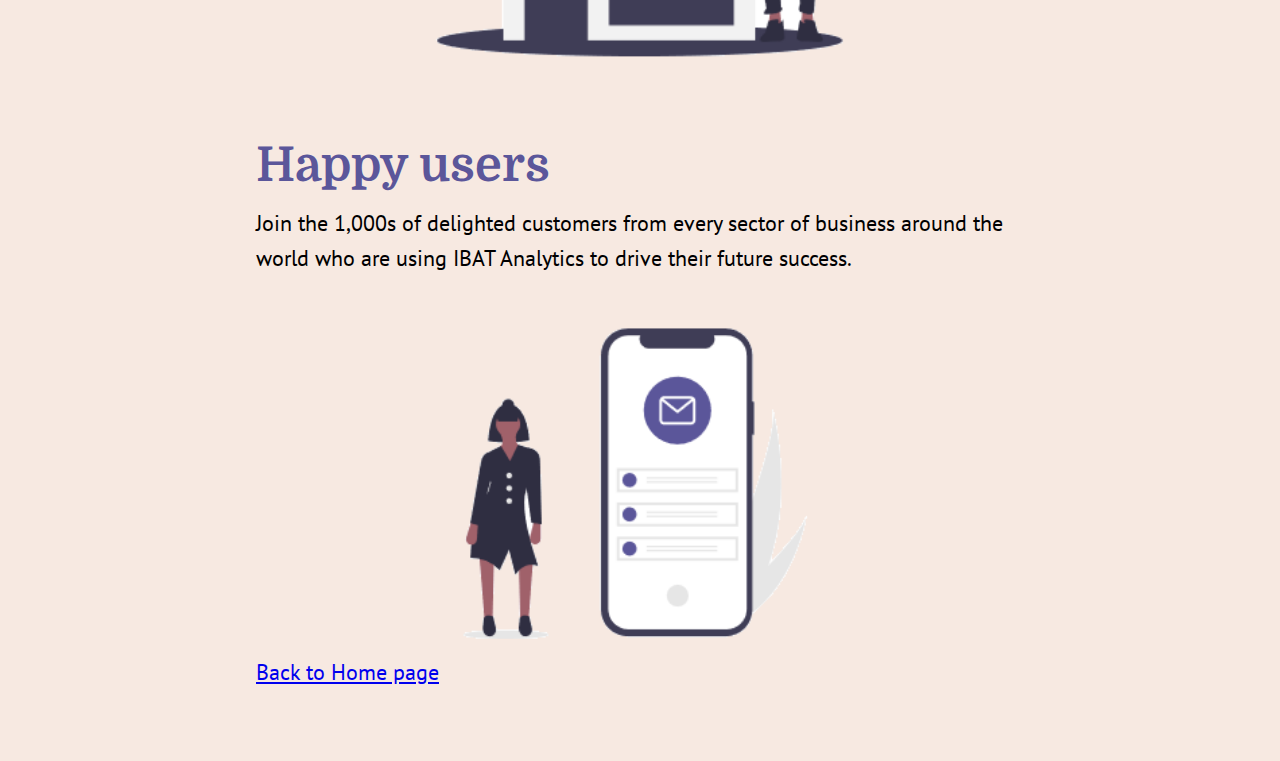
<file: exercises/page-8.html>
<!DOCTYPE html>
<html lang="en">
  <head>
    <meta charset="UTF-8" />
    <meta name="viewport" content="width=device-width, initial-scale=1.0" />

    <title>IBAT Analytics Software</title>
    <meta
      name="description"
      content="BAT Analytics tells you all you need to know about your website traffic, without tracking or storing visitors' personal information."
    />

    <link rel="stylesheet" href="./assets/css/style-8.css" />

    <!-- Google Fonts -->
    <link rel="preconnect" href="https://fonts.googleapis.com" />
    <link rel="preconnect" href="https://fonts.gstatic.com" crossorigin />
    <link
      href="https://fonts.googleapis.com/css2?family=Domine:wght@700&family=PT+Sans:ital,wght@0,400;0,700;1,400;1,700&display=swap"
      rel="stylesheet"
    />
  </head>

  <body>
    <img src="assets/img/visual-data.png" alt="IBAT Analytics product" />

    <h1>Digital Product Innovation for Visionary Brands</h1>

    <h2>IBAT Analytics helps you boost your business impact.</h2>

    <h3>What we offer</h3>
    <p>
      Say 'Hello' to a simple yet powerful user analytics system. IBAT Analytics tells you all you
      need to know about your website traffic, without tracking or storing your visitors' personal
      information.
    </p>

    <img src="./assets/img/programmer.png" alt="IBAT Analytics - What we offer" />

    <h3>How you benefit</h3>
    <p>IBAT Analytics helps you focus on what's important: your business.</p>
    <img src="./assets/img/business.png" alt="IBAT Analytics - How you benefit" />

    <h3>Happy users</h3>
    <p>
      Join the 1,000s of delighted customers from every sector of business around the world who are
      using IBAT Analytics to drive their future success.
    </p>

    <img src="./assets/img/happy-users.png" alt="IBAT Analytics - Happy users" />

    <p><a href="../index.html">Back to Home page</a></p>
  </body>
</html>
</file>
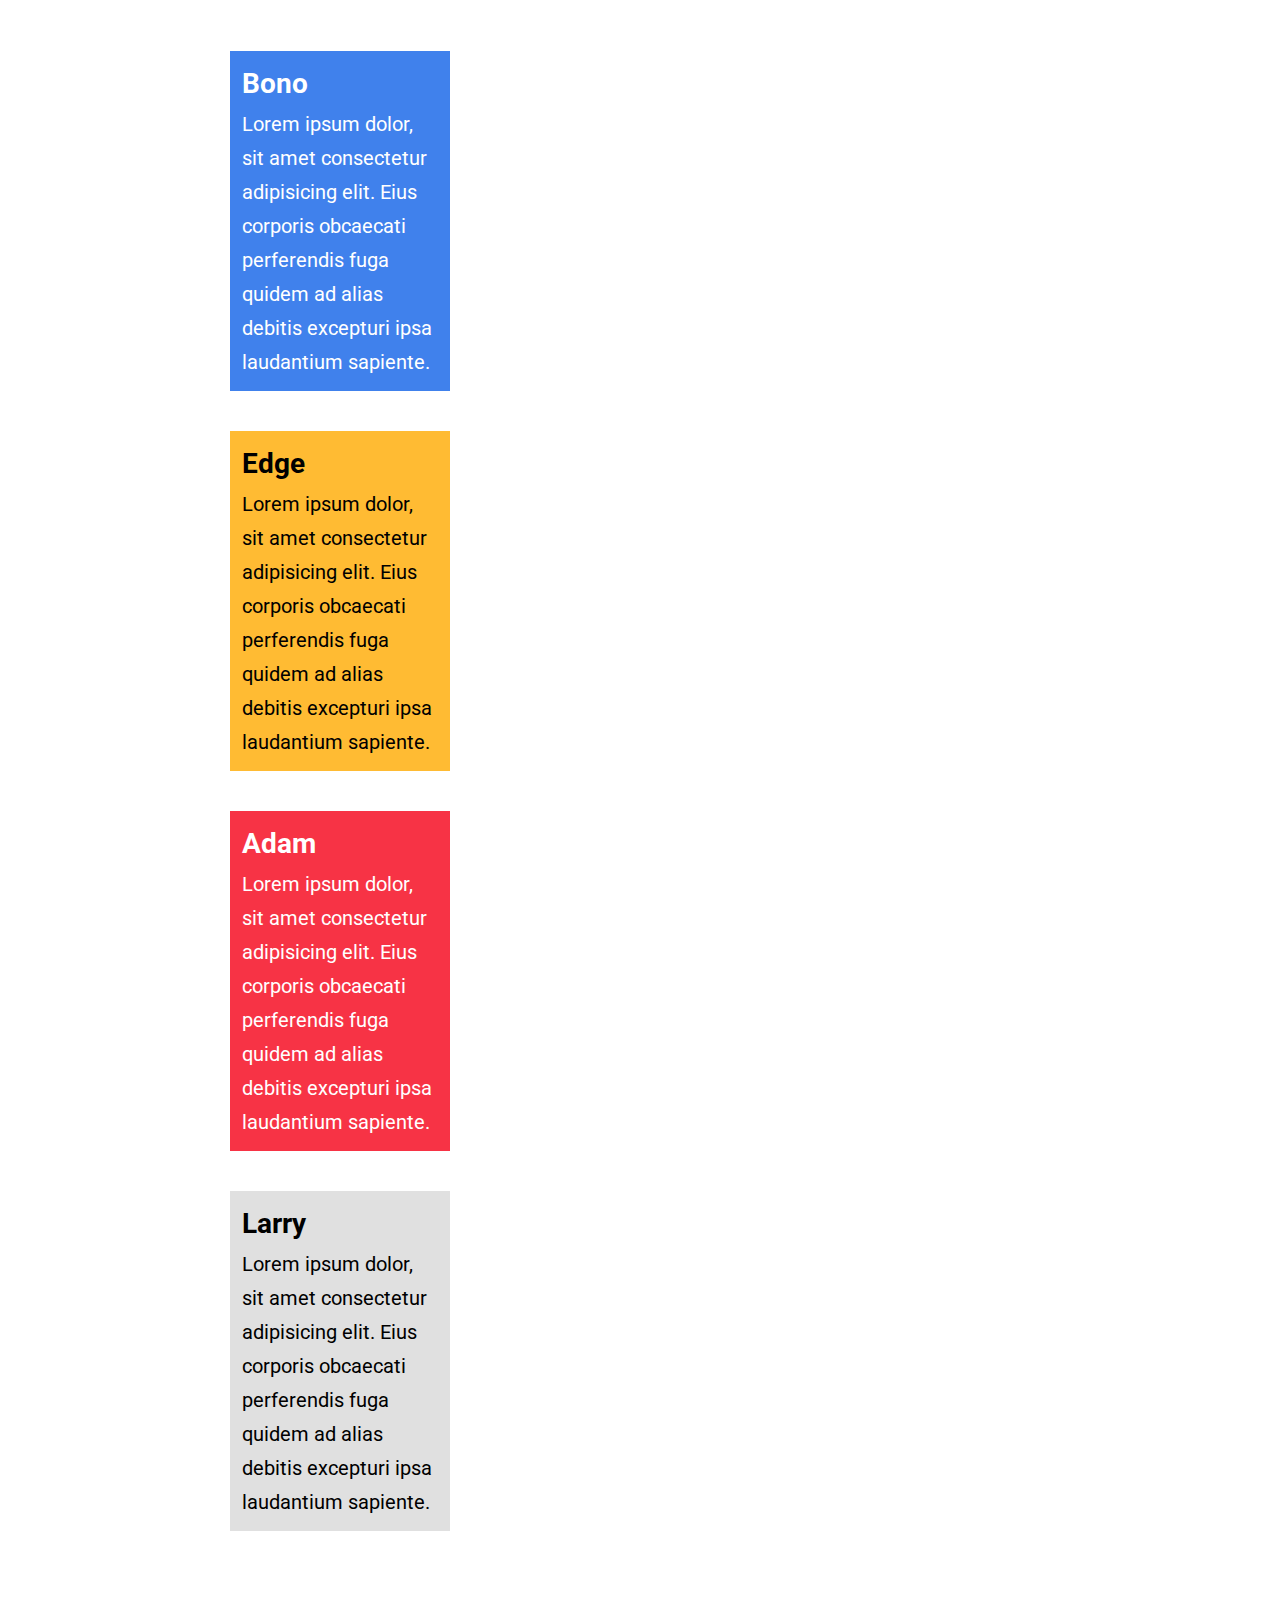
<file: exercises/page-9.html>
<!DOCTYPE html>
<html lang="en">
  <head>
    <meta charset="UTF-8" />
    <meta http-equiv="X-UA-Compatible" content="IE=edge" />
    <meta name="viewport" content="width=device-width, initial-scale=1.0" />
    <title>The HTML box model with div elements</title>

    <link rel="stylesheet" href="assets/css/style-9.css" />

    <!-- Google Fonts -->
    <link rel="preconnect" href="https://fonts.gstatic.com" />
    <link
      href="https://fonts.googleapis.com/css2?family=Roboto:ital,wght@0,400;0,700;1,400;1,700&display=swap"
      rel="stylesheet"
    />
  </head>
  <body>
    <div class="bono">
      <h3>Bono</h3>
      <p>
        Lorem ipsum dolor, sit amet consectetur adipisicing elit. Eius corporis obcaecati
        perferendis fuga quidem ad alias debitis excepturi ipsa laudantium sapiente.
      </p>
    </div>

    <div class="edge">
      <h3>Edge</h3>
      <p>
        Lorem ipsum dolor, sit amet consectetur adipisicing elit. Eius corporis obcaecati
        perferendis fuga quidem ad alias debitis excepturi ipsa laudantium sapiente.
      </p>
    </div>

    <div class="adam">
      <h3>Adam</h3>
      <p>
        Lorem ipsum dolor, sit amet consectetur adipisicing elit. Eius corporis obcaecati
        perferendis fuga quidem ad alias debitis excepturi ipsa laudantium sapiente.
      </p>
    </div>

    <div class="larry">
      <h3>Larry</h3>
      <p>
        Lorem ipsum dolor, sit amet consectetur adipisicing elit. Eius corporis obcaecati
        perferendis fuga quidem ad alias debitis excepturi ipsa laudantium sapiente.
      </p>
    </div>
  </body>
</html>
</file>
<file: assets/css/global.css>
/*  ============= WEB BROWSER RESETS ============ */
* {
  margin: 0;
  padding: 0;
  border: none;
}
*,
*::before,
*::after {
  box-sizing: border-box;
}
html {
  height: 100%;
  font-size: 100%;
  font: inherit;
  vertical-align: baseline;
  scroll-behavior: smooth;
  scroll-padding-top: 20px;
}
body {
  max-width: 1600px;
  line-height: 1.5;
  margin-left: auto;
  margin-right: auto;
  min-height: 100vh;
  text-rendering: optimizeSpeed;
}
img {
  width: 100%;
  height: auto;
  display: block;
}
h1,
h2,
h3,
h4 {
  width: 100%;
}
input,
button,
textarea,
select {
  font: inherit;
}

/* ================= ENDS ================ */

/* Desktops */
@media (min-width: 768px) {
  body {
    padding: 4% 20%;
  }
}

/* Mobiles */
@media (max-width: 767px) {
  body {
    padding: 12% 8%;
  }
}

body {
  text-align: center;
  font-family: sans-serif;
}

h1 {
  font-size: 78px;
  font-weight: normal;
  letter-spacing: -2px;
  margin-bottom: 12px;
  line-height: 1.2;
}

h2 {
  font-size: 42px;
  letter-spacing: 6px;
  margin-bottom: 48px;
  line-height: 1.2;
}

h3 {
  font-size: 24px;
  margin-top: 48px;
  margin-bottom: 20px;
  line-height: 1.2;
  text-transform: uppercase;
}

p {
  font-size: 20px;
  margin-bottom: 16px;
}

/* Images */

img {
  border-radius: 20px;
  margin-bottom: 48px;
}
</file>
<file: exercises/assets/css/style-1.css>
/*  ============= WEB BROWSER RESETS ============ */
* {
  margin: 0;
  padding: 0;
  border: none;
}
*,
*::before,
*::after {
  box-sizing: border-box;
}
html {
  height: 100%;
  font-size: 100%;
  font: inherit;
  vertical-align: baseline;
  scroll-behavior: smooth;
  scroll-padding-top: 20px;
}
body {
  max-width: 1600px;
  line-height: 1.5;
  margin-left: auto;
  margin-right: auto;
  min-height: 100vh;
  text-rendering: optimizeSpeed;
}
img {
  width: 100%;
  height: auto;
  display: block;
}
h1,
h2,
h3,
h4 {
  width: 100%;
}
input,
button,
textarea,
select {
  font: inherit;
}

/* ================= ENDS ================ */

body {
  background-color: lightcyan;
}

/* Desktops */
@media (min-width: 768px) {
  body {
    padding: 4% 20%;
  }
}

/* Mobiles */
@media (max-width: 767px) {
  body {
    padding: 12% 8%;
  }
}

h1 {
  color: blue;
  font-size: 84px;
  text-align: center;
  font-weight: normal;
  letter-spacing: -2px;
  margin-bottom: 32px;
}

h2 {
  color: blue;
  font-size: 36px;
  margin-bottom: 4px;
}

h3 {
  color: blue;
  font-size: 24px;
  margin-bottom: 4px;
}

p {
  font-size: 18px;
  font-family: sans-serif;
  color: darkslateblue;
  line-height: 1.6;
  margin-bottom: 20px;
}
</file>
<file: exercises/assets/css/style-2.css>
/*  ============= WEB BROWSER RESETS ============ */
* {
  margin: 0;
  padding: 0;
  border: none;
}
*,
*::before,
*::after {
  box-sizing: border-box;
}
html {
  height: 100%;
  font-size: 100%;
  font: inherit;
  vertical-align: baseline;
  scroll-behavior: smooth;
  scroll-padding-top: 20px;
}
body {
  max-width: 1600px;
  line-height: 1.5;
  margin-left: auto;
  margin-right: auto;
  min-height: 100vh;
  text-rendering: optimizeSpeed;
}
img {
  width: 100%;
  height: auto;
  display: block;
}
h1,
h2,
h3,
h4 {
  width: 100%;
}
input,
button,
textarea,
select {
  font: inherit;
}

/* ================= ENDS ================ */

body {
  background-color: antiquewhite;
}

/* Desktops */
@media (min-width: 768px) {
  body {
    padding: 4% 20%;
  }
}

/* Mobiles */
@media (max-width: 767px) {
  body {
    padding: 12% 8%;
  }
}

h1 {
  font-size: 72px;
  color: brown;
  margin-bottom: 56px;
  text-align: center;
  letter-spacing: 4px;
  font-family: sans-serif;
}

h2 {
  font-size: 30px;
  color: brown;
  margin-bottom: 64px;
  font-family: sans-serif;
  text-align: center;
  line-height: 1.4;
  text-transform: uppercase;
  font-weight: normal;
}

h3 {
  font-size: 32px;
  color: brown;
  margin-bottom: 4px;
}

p {
  font-size: 22px;
  line-height: 1.6;
  margin-bottom: 20px;
}
</file>
<file: exercises/assets/css/style-3.css>
/*  ============= WEB BROWSER RESETS ============ */
* {
  margin: 0;
  padding: 0;
  border: none;
}
*,
*::before,
*::after {
  box-sizing: border-box;
}
html {
  height: 100%;
  font-size: 100%;
  font: inherit;
  vertical-align: baseline;
  scroll-behavior: smooth;
  scroll-padding-top: 20px;
}
body {
  max-width: 1600px;
  line-height: 1.5;
  margin-left: auto;
  margin-right: auto;
  min-height: 100vh;
  text-rendering: optimizeSpeed;
}
img {
  width: 100%;
  height: auto;
  display: block;
}
h1,
h2,
h3,
h4 {
  width: 100%;
}
input,
button,
textarea,
select {
  font: inherit;
}

/* ================= ENDS ================ */

body {
  background-color: purple;
}

/* Desktops */
@media (min-width: 768px) {
  body {
    padding: 4% 20%;
  }
}

/* Mobiles */
@media (max-width: 767px) {
  body {
    padding: 12% 8%;
  }
}

h1 {
  font-size: 84px;
  color: white;
  margin-bottom: 64px;
  text-align: center;
  font-weight: normal;
  letter-spacing: 4px;
}

h2 {
  font-size: 28px;
  color: white;
  margin-bottom: 4px;
  margin-top: 54px;
  text-transform: uppercase;
}

p {
  font-size: 20px;
  color: white;
  font-family: sans-serif;
  line-height: 1.6;
  margin-bottom: 20px;
}

a {
  color: white;
}
</file>
<file: exercises/assets/css/style-4.css>
/*  ============= WEB BROWSER RESETS ============ */
* {
  margin: 0;
  padding: 0;
  border: none;
}
*,
*::before,
*::after {
  box-sizing: border-box;
}
html {
  height: 100%;
  font-size: 100%;
  font: inherit;
  vertical-align: baseline;
  scroll-behavior: smooth;
  scroll-padding-top: 20px;
}
body {
  max-width: 1600px;
  line-height: 1.5;
  margin-left: auto;
  margin-right: auto;
  min-height: 100vh;
  text-rendering: optimizeSpeed;
}
img {
  width: 100%;
  height: auto;
  display: block;
}
h1,
h2,
h3,
h4 {
  width: 100%;
}
input,
button,
textarea,
select {
  font: inherit;
}

/* ================= ENDS ================ */

/* Desktops */
@media (min-width: 768px) {
  body {
    padding: 4% 20%;
  }
}

/* Mobiles */
@media (max-width: 767px) {
  body {
    padding: 12% 8%;
  }
}

body {
  background-color: #1f364d;
  font-family: sans-serif;
}

h1 {
  font-size: 64px;
  color: white;
  margin-bottom: 48px;
  font-weight: normal;
  letter-spacing: 4px;
}

h2 {
  font-size: 26px;
  color: deeppink;
  margin-top: 30px;
  margin-bottom: 4px;
  letter-spacing: 1px;
}

h3 {
  font-size: 24px;
  color: lightgreen;
  margin-top: 42px;
  margin-bottom: 4px;
  letter-spacing: 1px;
}

p {
  font-size: 18px;
  color: #81b8cd;
  line-height: 1.6;
  margin-bottom: 20px;
}

a {
  color: white;
}
</file>
<file: exercises/assets/css/style-5.css>
/*  ============= WEB BROWSER RESETS ============ */
* {
  margin: 0;
  padding: 0;
  border: none;
}
*,
*::before,
*::after {
  box-sizing: border-box;
}
html {
  height: 100%;
  font-size: 100%;
  font: inherit;
  vertical-align: baseline;
  scroll-behavior: smooth;
  scroll-padding-top: 20px;
}
body {
  max-width: 1920px;
  line-height: 1.5;
  margin-left: auto;
  margin-right: auto;
  min-height: 100vh;
  text-rendering: optimizeSpeed;
}
img {
  width: 100%;
  height: auto;
  display: block;
}
h1,
h2,
h3,
h4 {
  width: 100%;
}
input,
button,
textarea,
select {
  font: inherit;
}

/* ================= ENDS ================ */

/* Desktops */
@media (min-width: 768px) {
  body {
    padding: 4% 20%;
  }
}

/* Mobiles */
@media (max-width: 767px) {
  body {
    padding: 12% 8%;
  }
}

/* Web page */
body {
  background-color: #ffffbd;
  font-family: 'Merriweather', serif;
}

/* Main heading */
h1 {
  font-size: calc(48px + (84 - 48) * ((100vw - 320px) / (1600 - 320)));
  line-height: 1.1;
  font-weight: normal;
  color: #3434b0;
  letter-spacing: -1px;
  text-align: center;
  margin-bottom: 32px;
}

/* Small headings */
h2 {
  font-size: calc(18px + (26 - 18) * ((100vw - 320px) / (1600 - 320)));
  color: #3434b0;
  line-height: 1.5;
  margin-bottom: 42px;
}

/* Smaller headings */
h3 {
  font-size: calc(32px + (38 - 32) * ((100vw - 320px) / (1600 - 320)));
  color: #000;
  letter-spacing: -1px;
  margin-top: 40px;
  margin-bottom: 2px;
  line-height: 1.2;
}

/* Text paragraphs */
p {
  font-size: calc(16px + (21 - 16) * ((100vw - 320px) / (1600 - 320)));
  color: #455c80;
  line-height: 1.6;
  margin-top: 0;
  margin-bottom: 22px;
}

img {
  margin-bottom: 42px;
  /* Drop shadow effect at right and bottom of image */
  box-shadow: 8px 10px 8px #888;
}
</file>
<file: exercises/assets/css/style-6.css>
/*  ============= WEB BROWSER RESETS ============ */
* {
  margin: 0;
  padding: 0;
  border: none;
}
*,
*::before,
*::after {
  box-sizing: border-box;
}
html {
  height: 100%;
  font-size: 100%;
  font: inherit;
  vertical-align: baseline;
  scroll-behavior: smooth;
  scroll-padding-top: 20px;
}
body {
  max-width: 1920px;
  line-height: 1.5;
  margin-left: auto;
  margin-right: auto;
  min-height: 100vh;
  text-rendering: optimizeSpeed;
}
img {
  width: 100%;
  height: auto;
  display: block;
}
h1,
h2,
h3,
h4 {
  width: 100%;
}
input,
button,
textarea,
select {
  font: inherit;
}

/* ================= ENDS ================ */

/* Desktops */
@media (min-width: 768px) {
  body {
    padding: 4% 20%;
  }
}

/* Mobiles */
@media (max-width: 767px) {
  body {
    padding: 12% 8%;
  }
}

body {
  background-color: #c2ffc2;
}

h1,
h2,
h2 {
  color: #008000;
  letter-spacing: -2px;
}

/* Main heading */
h1 {
  font-family: 'Oswald', sans-serif;
  font-weight: bold;
  font-size: calc(38px + (64 - 38) * ((100vw - 320px) / (1600 - 320)));
  line-height: 1.1;
  margin-bottom: 30px;
}

/* Small headings */
h2 {
  font-family: 'Oswald', sans-serif;
  font-weight: bold;
  font-size: calc(28px + (54 - 28) * ((100vw - 320px) / (1600 - 320)));
  line-height: 1.3;
  margin-top: 42px;
  margin-bottom: 4px;
  letter-spacing: 0.5px;
}

/* Text paragraphs */
p {
  font-family: 'Lato', sans-serif;
  font-size: calc(17px + (22 - 17) * ((100vw - 320px) / (1600 - 320)));
  color: #011301;
  line-height: 1.6;
  margin-bottom: 20px;
}

/* Images */

img {
  margin-bottom: 32px;
  /* Soften corners  of images */
  border-radius: 15px;
}
</file>
<file: exercises/assets/css/style-7.css>
/*  ============= WEB BROWSER RESETS ============ */
* {
  margin: 0;
  padding: 0;
  border: none;
}
*,
*::before,
*::after {
  box-sizing: border-box;
}
html {
  height: 100%;
  font-size: 100%;
  font: inherit;
  vertical-align: baseline;
  scroll-behavior: smooth;
  scroll-padding-top: 20px;
}
body {
  max-width: 1920px;
  line-height: 1.5;
  margin-left: auto;
  margin-right: auto;
  min-height: 100vh;
  text-rendering: optimizeSpeed;
}
img {
  width: 100%;
  height: auto;
  display: block;
}
h1,
h2,
h3,
h4 {
  width: 100%;
}
input,
button,
textarea,
select {
  font: inherit;
}

/* ================= ENDS ================ */

/* Desktops */
@media (min-width: 768px) {
  body {
    padding: 4% 20%;
  }
}

/* Mobiles */
@media (max-width: 767px) {
  body {
    padding: 12% 8%;
  }
}

/* Web page */
body {
  background-color: #d1274b;
  font-family: 'Neucha', serif;
}

/* Main heading */
h1 {
  font-weight: bold;
  font-size: 112px;
  color: #fff;
  text-align: center;
  line-height: 1.2;
  margin-bottom: 30px;
}

/* Small headings */
h2 {
  font-weight: bold;
  font-size: 38px;
  color: #fff;
  text-align: center;
  line-height: 1.3;
  margin-bottom: 42px;
  color: #dda0dd;
}

/* Smaller headings */
h3 {
  font-weight: bold;
  font-size: 56px;
  color: #fff;
  text-align: center;
  line-height: 1.3;
  letter-spacing: 2px;
  margin-top: 12px;
  margin-bottom: 2px;
}

/* Text paragraphs */
p {
  font-size: 28px;
  color: #fff;
  text-align: center;
  line-height: 1.6;
  margin-top: 0;
  margin-bottom: 32px;
}
</file>
<file: exercises/assets/css/style-8.css>
/*  ============= WEB BROWSER RESETS ============ */
* {
  margin: 0;
  padding: 0;
  border: none;
}
*,
*::before,
*::after {
  box-sizing: border-box;
}
html {
  height: 100%;
  font-size: 100%;
  font: inherit;
  vertical-align: baseline;
  scroll-behavior: smooth;
  scroll-padding-top: 20px;
}
body {
  max-width: 1920px;
  line-height: 1.5;
  margin-left: auto;
  margin-right: auto;
  min-height: 100vh;
  text-rendering: optimizeSpeed;
}
img {
  width: 100%;
  height: auto;
  display: block;
}
h1,
h2,
h3,
h4 {
  width: 100%;
}
input,
button,
textarea,
select {
  font: inherit;
}

/* ================= ENDS ================ */

/* Desktops */
@media (min-width: 768px) {
  body {
    padding: 4% 20%;
  }
}

/* Mobiles */
@media (max-width: 767px) {
  body {
    padding: 12% 8%;
  }
}

/* Web page */
body {
  background-color: rgb(247, 233, 225);
}

/* Main heading */
h1 {
  font-family: 'Domine', serif;
  font-weight: bold;
  font-size: 54px;
  letter-spacing: -1px;
  text-align: center;
  margin-bottom: 32px;
  line-height: 1.2;
}

/* Small headings */
h2 {
  font-family: 'PT Sans', sans-serif;
  font-weight: bold;
  color: #5b569a;
  font-size: 32px;
  text-align: center;
  margin-bottom: 42px;
  line-height: 1.2;
}

/* Smaller headings */
h3 {
  font-family: 'Domine', serif;
  font-weight: bold;
  font-size: 48px;
  color: #5b569a;
  margin-top: 32px;
  margin-bottom: 4px;
}

/* Text paragraphs */
p {
  font-family: 'PT Sans', sans-serif;
  font-weight: normal;
  font-size: 22px;
  line-height: 1.6;
  margin-top: 0;
  margin-bottom: 20px;
}
</file>
<file: exercises/assets/css/style-9.css>
/*  ============= WEB BROWSER RESETS ============ */
* {
  margin: 0;
  padding: 0;
  border: none;
}
*,
*::before,
*::after {
  box-sizing: border-box;
}
html {
  height: 100%;
  font-size: 100%;
  font: inherit;
  vertical-align: baseline;
  scroll-behavior: smooth;
  scroll-padding-top: 20px;
}
body {
  max-width: 1920px;
  line-height: 1.5;
  margin-left: auto;
  margin-right: auto;
  min-height: 100vh;
  text-rendering: optimizeSpeed;
}
img {
  width: 100%;
  height: auto;
  display: block;
}
h1,
h2,
h3,
h4 {
  width: 100%;
}
input,
button,
textarea,
select {
  font: inherit;
}

/* ================= ENDS ================ */

/* ==== Web page width ==== */

/* Desktops */
@media (min-width: 768px) {
  body {
    padding: 4% 18%;
  }
}

/* Mobiles */
@media (max-width: 767px) {
  body {
    padding: 12% 8%;
  }
}

.bono {
  background-color: #4081ec;
  padding: 12px;
  margin-bottom: 40px;
  width: 220px;
}

.edge {
  background-color: #ffbb33;
  padding: 12px;
  margin-bottom: 40px;
  width: 220px;
}

.adam {
  background-color: #f73345;
  padding: 12px;
  margin-bottom: 40px;
  width: 220px;
}

.larry {
  background-color: #e0e0e0;
  padding: 12px;
  margin-bottom: 40px;
  width: 220px;
}

/* ==== Headings ==== */

h1 {
  font-family: 'Roboto', sans-serif;
  font-size: 64px;
  text-align: center;
  letter-spacing: -1px;
  margin-bottom: 64px;
}

h3 {
  font-family: 'Roboto', sans-serif;
  font-size: 28px;
  margin-bottom: 2px;
}

/* Paragraphs of text */
p {
  font-family: 'Roboto', sans-serif;
  font-size: 20px;
  color: #696969;
  line-height: 1.7;
}

.bono h3,
.bono p,
.adam h3,
.adam p {
  color: #fff;
}

.edge h3,
.edge p,
.larry h3,
.larry p {
  color: #000;
}
</file>
